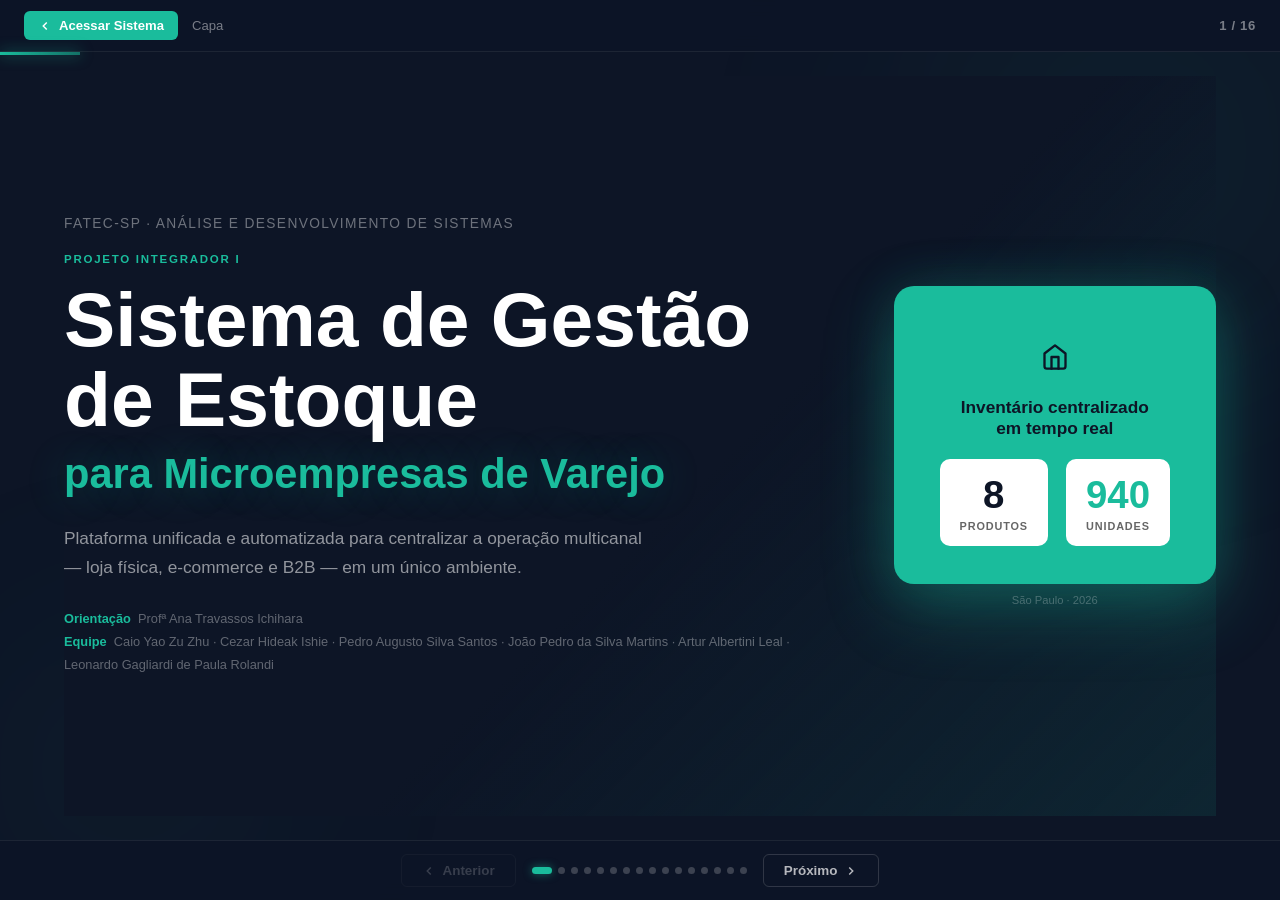
<file: templates/apresentacao.html>
<!DOCTYPE html>
<html lang="pt-BR">
<head>
    <meta charset="UTF-8">
    <meta name="viewport" content="width=device-width, initial-scale=1.0">
    <title>Apresentação · Sistema de Gestão de Estoque</title>
    <style>
        * { margin: 0; padding: 0; box-sizing: border-box; }

        :root {
            --navy: #0d1526;
            --navy2: #1a2035;
            --green: #1abc9c;
            --green-dark: #16a085;
            --orange: #e67e22;
            --card-bg: #ffffff;
            --card-light: #f8f9fa;
        }

        body {
            font-family: -apple-system, BlinkMacSystemFont, 'Segoe UI', Roboto, sans-serif;
            background: var(--navy);
            color: white;
            min-height: 100vh;
            display: flex;
            flex-direction: column;
        }

        /* ── TOP BAR ── */
        .topbar {
            position: fixed;
            top: 0; left: 0; right: 0;
            height: 52px;
            background: rgba(13, 21, 38, 0.95);
            backdrop-filter: blur(8px);
            border-bottom: 1px solid rgba(255,255,255,0.07);
            display: flex;
            align-items: center;
            justify-content: space-between;
            padding: 0 24px;
            z-index: 100;
        }

        .topbar-left { display: flex; align-items: center; gap: 14px; }

        .back-btn {
            display: inline-flex;
            align-items: center;
            gap: 7px;
            padding: 7px 14px;
            background: var(--green);
            color: white;
            border: none;
            border-radius: 6px;
            font-size: 0.82rem;
            font-weight: 600;
            cursor: pointer;
            text-decoration: none;
            transition: background 0.2s;
        }
        .back-btn:hover { background: var(--green-dark); }

        .slide-title-bar {
            font-size: 0.82rem;
            color: rgba(255,255,255,0.45);
            font-weight: 500;
        }

        .slide-counter {
            font-size: 0.82rem;
            color: rgba(255,255,255,0.45);
            font-weight: 600;
            letter-spacing: 0.05em;
        }

        /* ── SLIDES WRAPPER ── */
        .slides-wrapper {
            flex: 1;
            display: flex;
            align-items: center;
            justify-content: center;
            padding: 76px 64px 84px;
            position: relative;
            z-index: 1;
        }

        .slide {
            display: none;
            width: 100%;
            max-width: 1520px;
            min-height: calc(100vh - 160px);
            animation: slideIn 0.45s cubic-bezier(0.16, 1, 0.3, 1);
        }
        .slide.active { display: flex; flex-direction: column; justify-content: center; }

        @keyframes slideIn {
            from { opacity: 0; transform: translateY(28px) scale(0.97); }
            to   { opacity: 1; transform: translateY(0) scale(1); }
        }

        /* ── NAV ── */
        .nav {
            position: fixed;
            bottom: 0; left: 0; right: 0;
            height: 60px;
            background: rgba(13, 21, 38, 0.95);
            backdrop-filter: blur(8px);
            border-top: 1px solid rgba(255,255,255,0.07);
            display: flex;
            align-items: center;
            justify-content: center;
            gap: 16px;
            z-index: 100;
        }

        .nav-btn {
            display: inline-flex;
            align-items: center;
            gap: 6px;
            padding: 8px 20px;
            border-radius: 6px;
            border: 1.5px solid rgba(255,255,255,0.15);
            background: transparent;
            color: rgba(255,255,255,0.7);
            font-size: 0.84rem;
            font-weight: 600;
            cursor: pointer;
            transition: all 0.2s;
            font-family: inherit;
        }
        .nav-btn:hover { border-color: var(--green); color: var(--green); }
        .nav-btn:disabled { opacity: 0.25; cursor: default; pointer-events: none; }

        .dot-nav { display: flex; gap: 6px; }
        .dot {
            width: 7px; height: 7px;
            border-radius: 50%;
            background: rgba(255,255,255,0.2);
            cursor: pointer;
            transition: all 0.2s;
        }
        .dot.active { background: var(--green); width: 20px; border-radius: 4px; }

        /* ── SHARED COMPONENTS ── */
        .chip {
            display: inline-flex;
            align-items: center;
            gap: 8px;
            font-size: 0.76rem;
            font-weight: 700;
            letter-spacing: 0.12em;
            text-transform: uppercase;
            color: var(--green);
            margin-bottom: 14px;
        }
        .chip-dot {
            width: 9px; height: 9px;
            border-radius: 50%;
            background: var(--green);
            box-shadow: 0 0 8px rgba(26,188,156,0.7);
            animation: chipPulse 2s ease-in-out infinite;
        }
        @keyframes chipPulse {
            0%, 100% { transform: scale(1); opacity: 1; box-shadow: 0 0 8px rgba(26,188,156,0.7); }
            50% { transform: scale(1.6); opacity: 0.5; box-shadow: 0 0 18px rgba(26,188,156,0.4); }
        }
        .chip-num {
            width: 26px; height: 26px;
            border-radius: 6px;
            background: var(--green);
            color: var(--navy);
            font-size: 0.76rem;
            font-weight: 800;
            display: flex; align-items: center; justify-content: center;
            box-shadow: 0 0 12px rgba(26,188,156,0.35);
        }

        .slide-h1 {
            font-size: 3.8rem;
            font-weight: 800;
            line-height: 1.1;
            margin-bottom: 8px;
        }
        .slide-h1 span { color: var(--green); }

        .slide-h2 {
            font-size: 2.8rem;
            font-weight: 800;
            line-height: 1.12;
            margin-bottom: 24px;
        }

        .grid-2 { display: grid; grid-template-columns: 1fr 1fr; gap: 22px; }
        .grid-3 { display: grid; grid-template-columns: 1fr 1fr 1fr; gap: 18px; }
        .grid-4 { display: grid; grid-template-columns: 1fr 1fr 1fr 1fr; gap: 16px; }

        .card-dark {
            background: rgba(255,255,255,0.04);
            border: 1px solid rgba(255,255,255,0.08);
            border-radius: 14px;
            padding: 24px;
            transition: all 0.3s ease;
        }
        .card-dark:hover {
            border-color: rgba(26,188,156,0.25);
            box-shadow: 0 0 28px rgba(26,188,156,0.08);
            transform: translateY(-2px);
        }
        .card-dark-strong {
            background: var(--navy);
            border: 1px solid rgba(255,255,255,0.1);
            border-radius: 14px;
            padding: 24px;
        }
        .card-green {
            background: var(--green);
            border-radius: 14px;
            padding: 24px;
            color: var(--navy);
            box-shadow: 0 0 32px rgba(26,188,156,0.22);
        }
        .card-light-bg {
            background: rgba(255,255,255,0.04);
            border: 1px solid rgba(255,255,255,0.07);
            border-radius: 12px;
            padding: 18px 22px;
            transition: all 0.3s ease;
        }
        .card-light-bg:hover {
            border-color: rgba(26,188,156,0.2);
            background: rgba(255,255,255,0.06);
        }

        .icon-circle {
            width: 50px; height: 50px;
            border-radius: 50%;
            background: var(--green);
            display: flex; align-items: center; justify-content: center;
            flex-shrink: 0;
            font-size: 1.15rem;
            box-shadow: 0 0 18px rgba(26,188,156,0.28);
            transition: all 0.3s ease;
        }
        .icon-circle:hover {
            box-shadow: 0 0 28px rgba(26,188,156,0.55);
            transform: scale(1.08);
        }
        .icon-circle-orange {
            width: 50px; height: 50px;
            border-radius: 50%;
            background: var(--orange);
            display: flex; align-items: center; justify-content: center;
            flex-shrink: 0;
            font-size: 1.15rem;
            box-shadow: 0 0 18px rgba(230,126,34,0.28);
        }

        .badge-rf {
            background: rgba(26,188,156,0.15);
            color: var(--green);
            border: 1px solid rgba(26,188,156,0.3);
            border-radius: 6px;
            padding: 2px 10px;
            font-size: 0.72rem;
            font-weight: 700;
            letter-spacing: 0.05em;
        }

        /* ── SLIDE 1: CAPA ── */
        #slide-1 {
            display: none;
            background: linear-gradient(135deg, var(--navy) 55%, rgba(26,188,156,0.1) 100%);
            flex-direction: row;
            align-items: center;
            gap: 72px;
            min-height: calc(100vh - 160px);
        }
        #slide-1.active { display: flex; }
        .capa-left { flex: 1; }
        .capa-subtitle { color: rgba(255,255,255,0.4); font-size: 0.86rem; letter-spacing: 0.1em; text-transform: uppercase; margin-bottom: 22px; }
        .capa-h1 { font-size: 4.8rem; font-weight: 900; line-height: 1.05; margin-bottom: 10px; }
        .capa-h1-green { color: var(--green); font-size: 2.6rem; font-weight: 700; margin-bottom: 26px; text-shadow: 0 0 40px rgba(26,188,156,0.3); }
        .capa-desc { color: rgba(255,255,255,0.55); font-size: 1.08rem; line-height: 1.65; max-width: 580px; margin-bottom: 26px; }
        .capa-meta { font-size: 0.8rem; color: rgba(255,255,255,0.35); line-height: 1.8; }
        .capa-meta strong { color: var(--green); }
        .capa-right { flex-shrink: 0; }
        .capa-card {
            background: var(--green);
            border-radius: 20px;
            padding: 38px 46px;
            text-align: center;
            color: var(--navy);
            min-width: 250px;
            box-shadow: 0 24px 70px rgba(26,188,156,0.32), 0 0 50px rgba(26,188,156,0.15);
            animation: capaCardGlow 3s ease-in-out infinite;
        }
        @keyframes capaCardGlow {
            0%, 100% { box-shadow: 0 24px 70px rgba(26,188,156,0.32), 0 0 50px rgba(26,188,156,0.15); }
            50% { box-shadow: 0 24px 90px rgba(26,188,156,0.48), 0 0 70px rgba(26,188,156,0.28); }
        }
        .capa-card-icon { font-size: 3.2rem; margin-bottom: 14px; }
        .capa-card p { font-weight: 700; font-size: 1.08rem; margin-bottom: 20px; }
        .capa-stats { display: flex; gap: 18px; }
        .capa-stat-box {
            background: white;
            border-radius: 10px;
            padding: 14px 20px;
            flex: 1;
        }
        .capa-stat-num { font-size: 2.4rem; font-weight: 900; }
        .capa-stat-num.green { color: var(--green); }
        .capa-stat-label { font-size: 0.68rem; font-weight: 700; letter-spacing: 0.08em; text-transform: uppercase; color: #666; margin-top: 3px; }

        /* ── SLIDE 2: ROTEIRO ── */
        .roteiro-grid { display: grid; grid-template-columns: 1fr 1fr 1fr; gap: 18px; margin-top: 8px; }
        .roteiro-card {
            background: #f8f9fa;
            border-radius: 16px;
            padding: 28px;
            color: #1a2035;
            position: relative;
            transition: all 0.3s ease;
        }
        .roteiro-card:hover {
            transform: translateY(-5px);
            box-shadow: 0 20px 50px rgba(0,0,0,0.14);
        }
        .roteiro-num { font-size: 2.4rem; font-weight: 900; color: rgba(0,0,0,0.06); position: absolute; top: 14px; right: 18px; }
        .roteiro-icon {
            width: 50px; height: 50px;
            border-radius: 50%;
            display: flex; align-items: center; justify-content: center;
            font-size: 1.15rem;
            margin-bottom: 14px;
        }
        .roteiro-icon.green { background: var(--green); box-shadow: 0 4px 14px rgba(26,188,156,0.3); }
        .roteiro-icon.orange { background: var(--orange); box-shadow: 0 4px 14px rgba(230,126,34,0.3); }
        .roteiro-title { font-size: 1rem; font-weight: 800; color: #1a2035; margin-bottom: 6px; }
        .roteiro-desc { font-size: 0.84rem; color: #7f8c8d; line-height: 1.45; }

        /* ── SLIDE 6: CHART ── */
        .chart-wrap {
            background: rgba(255,255,255,0.04);
            border: 1px solid rgba(255,255,255,0.08);
            border-radius: 14px;
            padding: 28px;
        }
        .chart-title { font-size: 0.97rem; font-weight: 700; margin-bottom: 4px; }
        .chart-sub { font-size: 0.76rem; color: rgba(255,255,255,0.4); margin-bottom: 22px; }
        .bar-row { display: flex; align-items: center; gap: 12px; margin-bottom: 13px; }
        .bar-label { font-size: 0.76rem; color: rgba(255,255,255,0.5); width: 100px; text-align: right; flex-shrink: 0; }
        .bar-track { flex: 1; height: 34px; background: rgba(255,255,255,0.05); border-radius: 6px; overflow: hidden; }
        .bar-fill { height: 100%; background: linear-gradient(90deg, var(--green), rgba(26,188,156,0.65)); border-radius: 6px; display: flex; align-items: center; padding-left: 12px; font-size: 0.78rem; font-weight: 700; color: var(--navy); transition: width 1.1s cubic-bezier(0.16, 1, 0.3, 1); width: 0; }
        .bar-fill.revealed { width: var(--target-w) !important; }

        /* ── CHART 7: VERTICAL ── */
        .vchart { display: flex; align-items: flex-end; gap: 20px; height: 180px; padding: 0 10px; }
        .vchart-col { display: flex; flex-direction: column; align-items: center; gap: 6px; flex: 1; }
        .vchart-bar { width: 48px; background: var(--green); border-radius: 4px 4px 0 0; display: flex; align-items: flex-end; justify-content: center; padding-bottom: 6px; font-size: 0.75rem; font-weight: 700; color: var(--navy); }
        .vchart-lbl { font-size: 0.72rem; color: rgba(255,255,255,0.45); }
        .vchart-axis { border-top: 1px solid rgba(255,255,255,0.1); width: 100%; margin-top: -1px; }

        /* ── RNF / RN ── */
        .rnf-row {
            display: flex;
            align-items: flex-start;
            gap: 16px;
            background: rgba(255,255,255,0.04);
            border: 1px solid rgba(255,255,255,0.07);
            border-radius: 12px;
            padding: 16px 20px;
            transition: all 0.3s ease;
        }
        .rnf-row:hover {
            border-color: rgba(26,188,156,0.22);
            background: rgba(255,255,255,0.06);
        }
        .rnf-row-content { flex: 1; }
        .rnf-title { font-size: 0.94rem; font-weight: 700; margin-bottom: 3px; }
        .rnf-desc { font-size: 0.83rem; color: rgba(255,255,255,0.5); }

        /* ── SOLUTION FLOW ── */
        .flow { display: flex; align-items: center; gap: 12px; margin: 22px 0; flex-wrap: wrap; }
        .flow-node {
            background: rgba(255,255,255,0.06);
            border: 1px solid rgba(255,255,255,0.12);
            border-radius: 12px;
            padding: 14px 20px;
            text-align: center;
            font-size: 0.88rem;
            font-weight: 700;
            transition: all 0.3s ease;
        }
        .flow-node:hover { transform: translateY(-3px); border-color: rgba(26,188,156,0.3); }
        .flow-node.green { background: var(--green); color: var(--navy); border-color: var(--green); font-size: 0.9rem; box-shadow: 0 0 22px rgba(26,188,156,0.3); }
        .flow-node.dark { background: var(--navy); border-color: rgba(255,255,255,0.12); }
        .flow-arrow { color: rgba(255,255,255,0.35); font-size: 1.2rem; flex-shrink: 0; }
        .flow-node .node-sub { font-weight: 400; font-size: 0.73rem; opacity: 0.7; margin-top: 3px; }

        /* ── PROTO MOCKUP ── */
        .proto-frame {
            background: white;
            border-radius: 10px;
            overflow: hidden;
            box-shadow: 0 16px 40px rgba(0,0,0,0.35);
            font-size: 0.7rem;
            color: #2c3e50;
        }
        .proto-topbar {
            background: white;
            border-bottom: 1px solid #e0e6ed;
            padding: 8px 14px;
            display: flex;
            align-items: center;
            justify-content: space-between;
            font-weight: 700;
            font-size: 0.75rem;
        }
        .proto-topbar span { color: #1abc9c; }
        .proto-body { display: flex; }
        .proto-sidebar {
            width: 130px;
            background: #1a2035;
            padding: 8px 0;
            flex-shrink: 0;
        }
        .proto-nav-item {
            padding: 7px 12px;
            font-size: 0.65rem;
            color: rgba(255,255,255,0.5);
            cursor: default;
        }
        .proto-nav-item.active { background: rgba(26,188,156,0.12); color: white; border-left: 2px solid #1abc9c; }
        .proto-nav-item.red { color: #e74c3c; }
        .proto-main { flex: 1; padding: 12px; }
        .proto-table-header {
            display: grid;
            grid-template-columns: 30px 1fr 80px 70px 60px;
            gap: 4px;
            padding: 4px 0;
            border-bottom: 1px solid #e0e6ed;
            font-size: 0.6rem;
            font-weight: 700;
            text-transform: uppercase;
            color: #7f8c8d;
        }
        .proto-row {
            display: grid;
            grid-template-columns: 30px 1fr 80px 70px 60px;
            gap: 4px;
            padding: 5px 0;
            border-bottom: 1px solid #f4f6f9;
            align-items: center;
            font-size: 0.65rem;
        }
        .proto-price { color: #1abc9c; font-weight: 600; }
        .proto-badge {
            display: inline-block;
            padding: 1px 6px;
            border-radius: 10px;
            font-size: 0.6rem;
            font-weight: 700;
        }
        .proto-badge.green { background: #e8faf4; color: #1abc9c; }
        .proto-badge.yellow { background: #fef9e7; color: #e67e22; }
        .proto-badge.red { background: #fdedec; color: #e74c3c; }
        .proto-footer {
            border-top: 1px solid #e0e6ed;
            padding: 6px 12px;
            font-size: 0.62rem;
            color: #7f8c8d;
            display: flex;
            gap: 20px;
        }
        .proto-footer strong { font-weight: 700; color: #2c3e50; }

        /* ── STACK CARDS ── */
        .stack-card {
            background: #f8f9fa;
            border-radius: 16px;
            padding: 26px;
            color: #1a2035;
            text-align: center;
            transition: all 0.3s ease;
        }
        .stack-card:hover {
            transform: translateY(-5px);
            box-shadow: 0 18px 44px rgba(0,0,0,0.13);
        }
        .stack-icon {
            width: 68px; height: 68px;
            border-radius: 18px;
            display: flex; align-items: center; justify-content: center;
            margin: 0 auto 14px;
            font-size: 1.6rem;
        }
        .stack-icon.green { background: var(--green); box-shadow: 0 6px 22px rgba(26,188,156,0.3); }
        .stack-icon.green2 { background: #27ae60; box-shadow: 0 6px 22px rgba(39,174,96,0.3); }
        .stack-icon.orange { background: var(--orange); box-shadow: 0 6px 22px rgba(230,126,34,0.3); }
        .stack-icon.gray { background: #7f8c8d; }
        .stack-name { font-size: 1.1rem; font-weight: 800; margin-bottom: 6px; }
        .stack-desc { font-size: 0.8rem; color: #7f8c8d; line-height: 1.45; }

        /* ── FUNC CARDS ── */
        .func-card {
            background: rgba(255,255,255,0.04);
            border: 1px solid rgba(255,255,255,0.08);
            border-radius: 12px;
            padding: 16px;
            display: flex;
            align-items: center;
            gap: 12px;
            position: relative;
            transition: all 0.3s ease;
        }
        .func-card:hover {
            border-color: rgba(26,188,156,0.25);
            background: rgba(26,188,156,0.05);
            transform: translateX(5px);
        }
        .func-num { font-size: 1.8rem; font-weight: 900; color: rgba(255,255,255,0.05); position: absolute; top: 8px; right: 12px; }
        .func-name { font-size: 0.92rem; font-weight: 700; }

        /* ── FINAL ── */
        .final-card {
            background: rgba(255,255,255,0.04);
            border: 1px solid rgba(255,255,255,0.09);
            border-radius: 14px;
            padding: 22px;
            display: flex;
            align-items: flex-start;
            gap: 16px;
            transition: all 0.3s ease;
        }
        .final-card:hover {
            border-color: rgba(26,188,156,0.22);
            transform: translateY(-2px);
            box-shadow: 0 10px 32px rgba(0,0,0,0.15);
        }
        .final-icon {
            width: 48px; height: 48px;
            border-radius: 50%;
            display: flex; align-items: center; justify-content: center;
            font-size: 1.15rem;
            flex-shrink: 0;
        }
        .final-icon.green { background: rgba(26,188,156,0.15); }
        .final-icon.orange { background: rgba(230,126,34,0.15); }
        .final-title { font-size: 1rem; font-weight: 700; margin-bottom: 5px; }
        .final-desc { font-size: 0.84rem; color: rgba(255,255,255,0.55); line-height: 1.55; }
        .feedback-bar {
            background: linear-gradient(135deg, var(--green), var(--green-dark));
            border-radius: 12px;
            padding: 18px 26px;
            margin-top: 18px;
            font-size: 0.97rem;
            color: var(--navy);
            box-shadow: 0 0 28px rgba(26,188,156,0.25);
        }
        .feedback-bar strong { font-weight: 800; }

        /* ── OBRIGADO ── */
        #slide-16 {
            background: linear-gradient(135deg, var(--navy) 40%, rgba(26,188,156,0.07) 100%);
            align-items: center;
            justify-content: center;
            text-align: center;
        }
        .obg-h1 {
            font-size: 5.5rem;
            font-weight: 900;
            margin-bottom: 8px;
            animation: obgGlow 3s ease-in-out infinite;
        }
        @keyframes obgGlow {
            0%, 100% { text-shadow: 0 0 40px rgba(26,188,156,0.12); }
            50% { text-shadow: 0 0 80px rgba(26,188,156,0.32); }
        }
        .obg-sub { color: var(--green); font-size: 1.5rem; font-weight: 700; margin-bottom: 38px; }
        .team-box {
            background: rgba(255,255,255,0.05);
            border: 1px solid rgba(255,255,255,0.1);
            border-radius: 18px;
            padding: 30px 42px;
            max-width: 700px;
            width: 100%;
            backdrop-filter: blur(8px);
        }
        .team-label { font-size: 0.73rem; font-weight: 700; letter-spacing: 0.15em; text-transform: uppercase; color: var(--green); margin-bottom: 16px; }
        .team-grid { display: grid; grid-template-columns: 1fr 1fr 1fr; gap: 12px; }
        .team-member { display: flex; align-items: center; gap: 8px; font-size: 0.86rem; }
        .team-dot { width: 8px; height: 8px; border-radius: 50%; background: var(--green); flex-shrink: 0; box-shadow: 0 0 7px rgba(26,188,156,0.5); }
        .obg-orientacao { font-size: 0.8rem; color: rgba(255,255,255,0.35); margin-top: 22px; }
        .obg-orientacao strong { color: var(--green); }

        /* check icon */
        .check-green {
            width: 22px; height: 22px;
            border-radius: 50%;
            background: var(--green);
            display: flex; align-items: center; justify-content: center;
            flex-shrink: 0;
            font-size: 0.7rem;
        }

        /* ── BACKGROUND ORBS ── */
        .bg-orb {
            position: fixed;
            border-radius: 50%;
            pointer-events: none;
            z-index: 0;
            filter: blur(90px);
        }
        .bg-orb-1 {
            width: 700px; height: 700px;
            background: radial-gradient(circle, rgba(26,188,156,0.07) 0%, transparent 70%);
            top: -200px; right: -200px;
            animation: orbFloat 14s ease-in-out infinite;
        }
        .bg-orb-2 {
            width: 500px; height: 500px;
            background: radial-gradient(circle, rgba(26,188,156,0.05) 0%, transparent 70%);
            bottom: -120px; left: -120px;
            animation: orbFloat 18s ease-in-out infinite reverse;
        }
        .bg-orb-3 {
            width: 320px; height: 320px;
            background: radial-gradient(circle, rgba(230,126,34,0.04) 0%, transparent 70%);
            top: 35%; left: 25%;
            animation: orbFloat 22s ease-in-out infinite 4s;
        }
        @keyframes orbFloat {
            0%, 100% { transform: translate(0, 0) scale(1); }
            33% { transform: translate(50px, -35px) scale(1.06); }
            66% { transform: translate(-25px, 25px) scale(0.94); }
        }

        /* ── PROGRESS BAR ── */
        .progress-bar {
            position: fixed;
            top: 52px; left: 0;
            height: 3px;
            background: linear-gradient(90deg, var(--green), rgba(26,188,156,0.55));
            transition: width 0.5s cubic-bezier(0.16, 1, 0.3, 1);
            z-index: 101;
            box-shadow: 0 0 14px rgba(26,188,156,0.65);
        }

        /* ── DOT NAV HOVER ── */
        .dot:hover:not(.active) { background: rgba(255,255,255,0.45); transform: scale(1.3); }
        .dot { transition: all 0.25s cubic-bezier(0.16,1,0.3,1); }
        .dot.active { box-shadow: 0 0 9px rgba(26,188,156,0.55); }

        /* ── BACK BTN GLOW ── */
        .back-btn:hover { box-shadow: 0 0 18px rgba(26,188,156,0.4); transform: translateY(-1px); }

        /* ── NAV BTN HOVER ── */
        .nav-btn:hover { box-shadow: 0 0 14px rgba(26,188,156,0.2); }

        /* ── BADGE RF ── */
        .badge-rf {
            padding: 3px 12px;
            font-size: 0.76rem;
        }

        @media (max-width: 760px) {
            .slides-wrapper { padding: 62px 18px 72px; }
            .capa-right { display: none; }
            .grid-2, .grid-3, .grid-4, .roteiro-grid { grid-template-columns: 1fr; }
            .slide-h1 { font-size: 1.9rem; }
            .slide-h2 { font-size: 1.7rem; }
            .capa-h1 { font-size: 2.4rem; }
        }
    </style>
</head>
<body>

<!-- BACKGROUND ORBS -->
<div class="bg-orb bg-orb-1"></div>
<div class="bg-orb bg-orb-2"></div>
<div class="bg-orb bg-orb-3"></div>

<!-- TOP BAR -->
<div class="topbar">
    <div class="topbar-left">
        <a href="/sistema" class="back-btn">
            <svg width="14" height="14" viewBox="0 0 24 24" fill="none" stroke="currentColor" stroke-width="2.5"><polyline points="15 18 9 12 15 6"/></svg>
            Acessar Sistema
        </a>
        <span class="slide-title-bar" id="topbar-title">FATEC-SP · Projeto Integrador I</span>
    </div>
    <span class="slide-counter" id="counter">1 / 16</span>
</div>

<!-- PROGRESS BAR -->
<div class="progress-bar" id="progress-bar" style="width:6.25%;"></div>

<!-- SLIDES WRAPPER -->
<div class="slides-wrapper">

    <!-- SLIDE 1: CAPA -->
    <div class="slide" id="slide-1">
        <div class="capa-left">
            <p class="capa-subtitle">FATEC-SP · Análise e Desenvolvimento de Sistemas</p>
            <p style="font-size:0.72rem;font-weight:700;letter-spacing:0.15em;text-transform:uppercase;color:var(--green);margin-bottom:14px;">PROJETO INTEGRADOR I</p>
            <div class="capa-h1">Sistema de Gestão<br>de Estoque</div>
            <div class="capa-h1-green">para Microempresas de Varejo</div>
            <p class="capa-desc">Plataforma unificada e automatizada para centralizar a operação multicanal — loja física, e-commerce e B2B — em um único ambiente.</p>
            <div class="capa-meta">
                <strong>Orientação</strong> &nbsp;Profª Ana Travassos Ichihara<br>
                <strong>Equipe</strong> &nbsp;Caio Yao Zu Zhu · Cezar Hideak Ishie · Pedro Augusto Silva Santos · João Pedro da Silva Martins · Artur Albertini Leal · Leonardo Gagliardi de Paula Rolandi
            </div>
        </div>
        <div class="capa-right">
            <div class="capa-card">
                <div class="capa-card-icon"><svg width="28" height="28" viewBox="0 0 24 24" fill="none" stroke="currentColor" stroke-width="2" stroke-linecap="round" stroke-linejoin="round"><path d="M3 9l9-7 9 7v11a2 2 0 0 1-2 2H5a2 2 0 0 1-2-2z"/><polyline points="9 22 9 12 15 12 15 22"/></svg></div>
                <p>Inventário centralizado<br>em tempo real</p>
                <div class="capa-stats">
                    <div class="capa-stat-box">
                        <div class="capa-stat-num">8</div>
                        <div class="capa-stat-label">Produtos</div>
                    </div>
                    <div class="capa-stat-box">
                        <div class="capa-stat-num green">940</div>
                        <div class="capa-stat-label">Unidades</div>
                    </div>
                </div>
            </div>
            <p style="text-align:center;font-size:0.7rem;color:rgba(255,255,255,0.25);margin-top:10px;">São Paulo · 2026</p>
        </div>
    </div>

    <!-- SLIDE 2: ROTEIRO -->
    <div class="slide" id="slide-2">
        <div class="chip"><div class="chip-dot"></div> ROTEIRO</div>
        <div class="slide-h2">O que vamos apresentar</div>
        <div class="roteiro-grid">
            <div class="roteiro-card">
                <div class="roteiro-num">01</div>
                <div class="roteiro-icon green"><svg width="20" height="20" viewBox="0 0 24 24" fill="none" stroke="currentColor" stroke-width="2" stroke-linecap="round" stroke-linejoin="round"><path d="M9 18h6M10 22h4M12 2a7 7 0 0 1 7 7c0 2.38-1.19 4.47-3 5.74V17a1 1 0 0 1-1 1h-4a1 1 0 0 1-1-1v-2.26C7.19 13.47 5 11.38 5 9a7 7 0 0 1 7-7z"/></svg></div>
                <div class="roteiro-title">Introdução &amp; Problema</div>
                <div class="roteiro-desc">Contexto, objetivos e a dor central do varejo</div>
            </div>
            <div class="roteiro-card">
                <div class="roteiro-num">02</div>
                <div class="roteiro-icon orange"><svg width="20" height="20" viewBox="0 0 24 24" fill="none" stroke="currentColor" stroke-width="2" stroke-linecap="round" stroke-linejoin="round"><path d="M17 21v-2a4 4 0 0 0-4-4H5a4 4 0 0 0-4 4v2"/><circle cx="9" cy="7" r="4"/><path d="M23 21v-2a4 4 0 0 0-3-3.87"/><path d="M16 3.13a4 4 0 0 1 0 7.75"/></svg></div>
                <div class="roteiro-title">Metodologia &amp; Pesquisa</div>
                <div class="roteiro-desc">Pesquisa aplicada com a comunidade de lojistas</div>
            </div>
            <div class="roteiro-card">
                <div class="roteiro-num">03</div>
                <div class="roteiro-icon orange"><svg width="20" height="20" viewBox="0 0 24 24" fill="none" stroke="currentColor" stroke-width="2" stroke-linecap="round" stroke-linejoin="round"><line x1="18" y1="20" x2="18" y2="10"/><line x1="12" y1="20" x2="12" y2="4"/><line x1="6" y1="20" x2="6" y2="14"/></svg></div>
                <div class="roteiro-title">Análise de Dados</div>
                <div class="roteiro-desc">Resultados do formulário e principais insights</div>
            </div>
            <div class="roteiro-card">
                <div class="roteiro-num">04</div>
                <div class="roteiro-icon green"><svg width="20" height="20" viewBox="0 0 24 24" fill="none" stroke="currentColor" stroke-width="2" stroke-linecap="round" stroke-linejoin="round"><path d="M16 4h2a2 2 0 0 1 2 2v14a2 2 0 0 1-2 2H6a2 2 0 0 1-2-2V6a2 2 0 0 1 2-2h2"/><rect x="8" y="2" width="8" height="4" rx="1" ry="1"/></svg></div>
                <div class="roteiro-title">Requisitos do Sistema</div>
                <div class="roteiro-desc">Funcionais, não funcionais e regras de negócio</div>
            </div>
            <div class="roteiro-card">
                <div class="roteiro-num">05</div>
                <div class="roteiro-icon green"><svg width="20" height="20" viewBox="0 0 24 24" fill="none" stroke="currentColor" stroke-width="2" stroke-linecap="round" stroke-linejoin="round"><rect x="2" y="3" width="20" height="14" rx="2" ry="2"/><line x1="8" y1="21" x2="16" y2="21"/><line x1="12" y1="17" x2="12" y2="21"/></svg></div>
                <div class="roteiro-title">Solução &amp; Protótipo</div>
                <div class="roteiro-desc">Plataforma unificada e interface de alta fidelidade</div>
            </div>
            <div class="roteiro-card">
                <div class="roteiro-num">06</div>
                <div class="roteiro-icon orange"><svg width="20" height="20" viewBox="0 0 24 24" fill="none" stroke="currentColor" stroke-width="2" stroke-linecap="round" stroke-linejoin="round"><polyline points="4 17 10 11 4 5"/><line x1="12" y1="19" x2="20" y2="19"/></svg></div>
                <div class="roteiro-title">Tecnologias &amp; Código</div>
                <div class="roteiro-desc">Python, Pandas e funcionalidades implementadas</div>
            </div>
        </div>
    </div>

    <!-- SLIDE 3: INTRODUÇÃO -->
    <div class="slide" id="slide-3">
        <div class="chip"><div class="chip-num">01</div> INTRODUÇÃO</div>
        <div class="slide-h2">Digitalizar a gestão de pequenos varejistas</div>
        <div class="grid-2" style="gap:20px;">
            <div>
                <div class="card-dark" style="margin-bottom:14px;">
                    <div class="rnf-title" style="margin-bottom:8px;">Contexto</div>
                    <p style="font-size:0.85rem;color:rgba(255,255,255,0.65);line-height:1.6;margin-bottom:10px;">A competitividade crescente do mercado exige que pequenos negócios adotem soluções tecnológicas para melhorar o controle de seus processos internos.</p>
                    <p style="font-size:0.85rem;color:rgba(255,255,255,0.65);line-height:1.6;">A comunidade estudada é formada por microempresas de varejo que, em sua maioria, ainda usam <strong style="color:white;">métodos manuais ou planilhas</strong> para controlar o estoque — o que gera erros e prejuízos.</p>
                </div>
                <div class="card-green" style="display:flex;align-items:center;gap:12px;">
                    <svg width="20" height="20" viewBox="0 0 24 24" fill="none" stroke="currentColor" stroke-width="2" stroke-linecap="round" stroke-linejoin="round"><path d="M9 18h6M10 22h4M12 2a7 7 0 0 1 7 7c0 2.38-1.19 4.47-3 5.74V17a1 1 0 0 1-1 1h-4a1 1 0 0 1-1-1v-2.26C7.19 13.47 5 11.38 5 9a7 7 0 0 1 7-7z"/></svg>
                    <p style="font-size:0.85rem;font-weight:700;"><strong>Oportunidade</strong> digitalizar o controle para reduzir erros, perdas e desorganização.</p>
                </div>
            </div>
            <div>
                <div class="card-dark-strong" style="padding:22px;margin-bottom:14px;">
                    <p style="font-size:0.65rem;font-weight:700;letter-spacing:0.1em;text-transform:uppercase;color:var(--green);margin-bottom:8px;">OBJETIVO GERAL</p>
                    <p style="font-size:0.88rem;line-height:1.5;color:rgba(255,255,255,0.8);">Desenvolver um sistema simples, acessível e eficiente para o controle de entrada e saída de produtos.</p>
                </div>
                <p style="font-size:0.65rem;font-weight:700;letter-spacing:0.1em;text-transform:uppercase;color:var(--green);margin-bottom:10px;">OBJETIVOS ESPECÍFICOS</p>
                <div style="display:flex;flex-direction:column;gap:8px;">
                    <div class="card-light-bg" style="display:flex;align-items:center;gap:10px;">
                        <div class="icon-circle" style="width:32px;height:32px;"><svg width="15" height="15" viewBox="0 0 24 24" fill="none" stroke="currentColor" stroke-width="2" stroke-linecap="round" stroke-linejoin="round"><path d="M12 2l9 4.5v9L12 20 3 15.5v-9L12 2z"/><polyline points="3 6.5 12 11 21 6.5"/><line x1="12" y1="11" x2="12" y2="20"/></svg></div>
                        <span style="font-size:0.85rem;font-weight:700;">Organizar o cadastro de produtos</span>
                    </div>
                    <div class="card-light-bg" style="display:flex;align-items:center;gap:10px;">
                        <div class="icon-circle" style="width:32px;height:32px;"><svg width="15" height="15" viewBox="0 0 24 24" fill="none" stroke="currentColor" stroke-width="2" stroke-linecap="round" stroke-linejoin="round"><polyline points="1 4 1 10 7 10"/><path d="M3.51 15a9 9 0 1 0 .49-4.03"/></svg></div>
                        <span style="font-size:0.85rem;font-weight:700;">Automatizar o controle de estoque</span>
                    </div>
                    <div class="card-light-bg" style="display:flex;align-items:center;gap:10px;">
                        <div class="icon-circle" style="width:32px;height:32px;"><svg width="15" height="15" viewBox="0 0 24 24" fill="none" stroke="currentColor" stroke-width="2" stroke-linecap="round" stroke-linejoin="round"><path d="M16 4h2a2 2 0 0 1 2 2v14a2 2 0 0 1-2 2H6a2 2 0 0 1-2-2V6a2 2 0 0 1 2-2h2"/><rect x="8" y="2" width="8" height="4" rx="1" ry="1"/></svg></div>
                        <span style="font-size:0.85rem;font-weight:700;">Gerar relatórios para a tomada de decisão</span>
                    </div>
                </div>
            </div>
        </div>
    </div>

    <!-- SLIDE 4: O PROBLEMA -->
    <div class="slide" id="slide-4" style="background:linear-gradient(135deg,var(--navy) 60%,rgba(26,188,156,0.05) 100%);">
        <div class="chip"><div class="chip-num">02</div> O PROBLEMA</div>
        <div class="slide-h2">A operação do varejo está fragmentada</div>
        <div class="card-dark" style="margin-bottom:20px;border-left:4px solid var(--green);padding:16px 20px;">
            <p style="font-size:1rem;font-style:italic;color:rgba(255,255,255,0.85);">"A ausência de uma gestão de inventário integrada e automatizada"</p>
            <p style="font-size:0.72rem;color:rgba(255,255,255,0.35);margin-top:6px;font-style:italic;">Problema central identificado a partir da pesquisa com a comunidade de lojistas</p>
        </div>
        <div class="grid-4">
            <div class="card-dark">
                <div class="icon-circle" style="margin-bottom:12px;"><svg width="20" height="20" viewBox="0 0 24 24" fill="none" stroke="currentColor" stroke-width="2" stroke-linecap="round" stroke-linejoin="round"><path d="M16 4h2a2 2 0 0 1 2 2v14a2 2 0 0 1-2 2H6a2 2 0 0 1-2-2V6a2 2 0 0 1 2-2h2"/><rect x="8" y="2" width="8" height="4" rx="1" ry="1"/></svg></div>
                <div class="rnf-title" style="color:white;margin-bottom:6px;">Controles manuais</div>
                <div class="rnf-desc">Planilhas — ou até nenhum registro — abrem espaço para erros.</div>
            </div>
            <div class="card-dark">
                <div class="icon-circle" style="margin-bottom:12px;"><svg width="20" height="20" viewBox="0 0 24 24" fill="none" stroke="currentColor" stroke-width="2" stroke-linecap="round" stroke-linejoin="round"><rect x="2" y="3" width="20" height="14" rx="2" ry="2"/><line x1="8" y1="21" x2="16" y2="21"/><line x1="12" y1="17" x2="12" y2="21"/></svg></div>
                <div class="rnf-title" style="color:white;margin-bottom:6px;">Cobertura parcial</div>
                <div class="rnf-desc">Quando há sistema, atende só parte da operação (ex.: marketplaces).</div>
            </div>
            <div class="card-dark">
                <div class="icon-circle" style="margin-bottom:12px;"><svg width="20" height="20" viewBox="0 0 24 24" fill="none" stroke="currentColor" stroke-width="2" stroke-linecap="round" stroke-linejoin="round"><circle cx="18" cy="5" r="3"/><circle cx="6" cy="12" r="3"/><circle cx="18" cy="19" r="3"/><line x1="8.59" y1="13.51" x2="15.42" y2="17.49"/><line x1="15.41" y1="6.51" x2="8.59" y2="10.49"/></svg></div>
                <div class="rnf-title" style="color:white;margin-bottom:6px;">Dados espalhados</div>
                <div class="rnf-desc">Loja física, online e B2B não conversam entre si.</div>
            </div>
            <div class="card-dark">
                <div class="icon-circle-orange" style="margin-bottom:12px;"><svg width="20" height="20" viewBox="0 0 24 24" fill="none" stroke="currentColor" stroke-width="2" stroke-linecap="round" stroke-linejoin="round"><path d="M10.29 3.86L1.82 18a2 2 0 0 0 1.71 3h16.94a2 2 0 0 0 1.71-3L13.71 3.86a2 2 0 0 0-3.42 0z"/><line x1="12" y1="9" x2="12" y2="13"/><line x1="12" y1="17" x2="12.01" y2="17"/></svg></div>
                <div class="rnf-title" style="color:white;margin-bottom:6px;">Perda de eficiência</div>
                <div class="rnf-desc">Resultado: retrabalho, desorganização e furos de estoque.</div>
            </div>
        </div>
    </div>

    <!-- SLIDE 5: METODOLOGIA -->
    <div class="slide" id="slide-5">
        <div class="chip"><div class="chip-num">03</div> METODOLOGIA</div>
        <div class="slide-h2">Pesquisa aplicada com a comunidade</div>
        <div class="grid-2" style="gap:20px;align-items:start;">
            <div>
                <div class="card-dark" style="margin-bottom:14px;">
                    <div class="rnf-title" style="margin-bottom:8px;">Abordagem</div>
                    <p style="font-size:0.85rem;color:rgba(255,255,255,0.65);line-height:1.6;margin-bottom:12px;"><strong style="color:white;">Pesquisa aplicada</strong> com foco na análise de uma situação real. Um formulário foi enviado à comunidade para identificar as principais dificuldades dos empreendedores.</p>
                    <div style="display:flex;align-items:center;gap:10px;margin-top:14px;">
                        <div style="background:var(--green);border-radius:50%;width:36px;height:36px;display:flex;align-items:center;justify-content:center;"><svg width="16" height="16" viewBox="0 0 24 24" fill="none" stroke="currentColor" stroke-width="2.5" stroke-linecap="round" stroke-linejoin="round"><circle cx="11" cy="11" r="8"/><line x1="21" y1="21" x2="16.65" y2="16.65"/></svg></div>
                        <span style="font-size:0.75rem;color:rgba(255,255,255,0.5);">→</span>
                        <div style="background:var(--orange);border-radius:50%;width:36px;height:36px;display:flex;align-items:center;justify-content:center;"><svg width="16" height="16" viewBox="0 0 24 24" fill="none" stroke="currentColor" stroke-width="2.5" stroke-linecap="round" stroke-linejoin="round"><line x1="18" y1="20" x2="18" y2="10"/><line x1="12" y1="20" x2="12" y2="4"/><line x1="6" y1="20" x2="6" y2="14"/></svg></div>
                        <span style="font-size:0.75rem;color:rgba(255,255,255,0.5);">→</span>
                        <div style="background:var(--green);border-radius:50%;width:36px;height:36px;display:flex;align-items:center;justify-content:center;"><svg width="16" height="16" viewBox="0 0 24 24" fill="none" stroke="currentColor" stroke-width="2.5" stroke-linecap="round" stroke-linejoin="round"><polyline points="20 6 9 17 4 12"/></svg></div>
                    </div>
                    <div style="display:flex;gap:26px;margin-top:6px;padding-left:6px;">
                        <span style="font-size:0.72rem;font-weight:700;">Coletar</span>
                        <span style="font-size:0.72rem;font-weight:700;margin-left:14px;">Analisar</span>
                        <span style="font-size:0.72rem;font-weight:700;margin-left:8px;">Especificar</span>
                    </div>
                </div>
            </div>
            <div class="card-dark">
                <div style="display:flex;align-items:center;justify-content:space-between;margin-bottom:14px;">
                    <div class="rnf-title">Perguntas do formulário</div>
                    <span style="background:var(--orange);color:white;border-radius:20px;padding:3px 12px;font-size:0.72rem;font-weight:700;">8 respondentes</span>
                </div>
                <div style="display:flex;flex-direction:column;gap:8px;">
                    <div style="display:flex;align-items:center;gap:10px;">
                        <div class="chip-num" style="flex-shrink:0;">1</div>
                        <span style="font-size:0.8rem;color:rgba(255,255,255,0.7);">Dificuldades para organizar as mercadorias?</span>
                    </div>
                    <div style="display:flex;align-items:center;gap:10px;">
                        <div class="chip-num" style="flex-shrink:0;">2</div>
                        <span style="font-size:0.8rem;color:rgba(255,255,255,0.7);">Como são registradas as entradas e saídas?</span>
                    </div>
                    <div style="display:flex;align-items:center;gap:10px;">
                        <div class="chip-num" style="flex-shrink:0;">3</div>
                        <span style="font-size:0.8rem;color:rgba(255,255,255,0.7);">Possui um sistema de integração de estoque?</span>
                    </div>
                    <div style="display:flex;align-items:center;gap:10px;">
                        <div class="chip-num" style="flex-shrink:0;">4</div>
                        <span style="font-size:0.8rem;color:rgba(255,255,255,0.7);">Quais são seus canais de venda?</span>
                    </div>
                    <div style="display:flex;align-items:center;gap:10px;">
                        <div class="chip-num" style="flex-shrink:0;">5</div>
                        <span style="font-size:0.8rem;color:rgba(255,255,255,0.7);">Quais informações precisa armazenar de cada produto?</span>
                    </div>
                    <div style="display:flex;align-items:center;gap:10px;">
                        <div class="chip-num" style="flex-shrink:0;">6</div>
                        <span style="font-size:0.8rem;color:rgba(255,255,255,0.7);">Qual é hoje o maior problema com o estoque?</span>
                    </div>
                    <div style="display:flex;align-items:center;gap:10px;">
                        <div class="chip-num" style="flex-shrink:0;">7</div>
                        <span style="font-size:0.8rem;color:rgba(255,255,255,0.7);">Um sistema de estoque ajudaria nessa tarefa?</span>
                    </div>
                </div>
            </div>
        </div>
    </div>

    <!-- SLIDE 6: ANÁLISE - CANAIS -->
    <div class="slide" id="slide-6">
        <div class="chip"><div class="chip-num">04</div> ANÁLISE DE DADOS</div>
        <div class="slide-h2">A operação se espalha por vários canais</div>
        <div class="grid-2" style="gap:20px;align-items:start;">
            <div class="chart-wrap">
                <div class="chart-title">Quais são seus canais de venda?</div>
                <div class="chart-sub">Nº de respondentes — múltipla escolha (base: 8)</div>
                <div class="bar-row">
                    <div class="bar-label">Loja física</div>
                    <div class="bar-track"><div class="bar-fill" data-w="100%" style="--target-w:100%;">6</div></div>
                </div>
                <div class="bar-row">
                    <div class="bar-label">E-commerce</div>
                    <div class="bar-track"><div class="bar-fill" data-w="67%" style="--target-w:67%;">4</div></div>
                </div>
                <div class="bar-row">
                    <div class="bar-label">Marketplace</div>
                    <div class="bar-track"><div class="bar-fill" data-w="50%" style="--target-w:50%;">3</div></div>
                </div>
                <div class="bar-row">
                    <div class="bar-label">B2B</div>
                    <div class="bar-track"><div class="bar-fill" data-w="33%" style="--target-w:33%;">2</div></div>
                </div>
                <div class="bar-row">
                    <div class="bar-label">TikTok Shop</div>
                    <div class="bar-track"><div class="bar-fill" data-w="17%" style="--target-w:17%;">1</div></div>
                </div>
            </div>
            <div>
                <div style="background:var(--navy2);border-radius:12px;padding:22px;margin-bottom:14px;">
                    <div style="font-size:3rem;font-weight:900;color:var(--green);">75%</div>
                    <p style="font-size:0.85rem;color:rgba(255,255,255,0.7);">vendem em loja física — mas raramente só nela.</p>
                </div>
                <div class="card-dark">
                    <div class="rnf-title" style="margin-bottom:8px;">Por que importa</div>
                    <p style="font-size:0.82rem;color:rgba(255,255,255,0.6);line-height:1.6;">Mais de um terço também vende em <strong style="color:white;">e-commerce próprio e marketplaces</strong>, além de B2B e TikTok Shop. A presença multicanal sem integração espalha as informações e reforça a necessidade de centralizar o estoque.</p>
                </div>
            </div>
        </div>
    </div>

    <!-- SLIDE 7: ANÁLISE - ACEITAÇÃO -->
    <div class="slide" id="slide-7">
        <div class="chip"><div class="chip-num">04</div> ANÁLISE DE DADOS</div>
        <div class="slide-h2">Forte aceitação de uma solução tecnológica</div>
        <div class="grid-2" style="gap:20px;align-items:start;">
            <div class="chart-wrap">
                <div class="chart-title">"Um sistema de estoque ajudaria nessa tarefa?"</div>
                <div class="chart-sub">Respostas por nota (1 = discordo · 5 = concordo plenamente)</div>
                <div style="height:160px;display:flex;align-items:flex-end;gap:16px;padding:10px 0;">
                    <div style="display:flex;flex-direction:column;align-items:center;gap:6px;flex:1;">
                        <div style="background:rgba(255,255,255,0.06);width:40px;border-radius:4px 4px 0 0;height:0;"></div>
                        <div style="font-size:0.72rem;color:rgba(255,255,255,0.4);">1.0</div>
                    </div>
                    <div style="display:flex;flex-direction:column;align-items:center;gap:6px;flex:1;">
                        <div style="background:rgba(255,255,255,0.06);width:40px;border-radius:4px 4px 0 0;height:0;"></div>
                        <div style="font-size:0.72rem;color:rgba(255,255,255,0.4);">2.0</div>
                    </div>
                    <div style="display:flex;flex-direction:column;align-items:center;gap:6px;flex:1;">
                        <div style="background:var(--green);width:40px;border-radius:4px 4px 0 0;height:54px;display:flex;align-items:flex-start;justify-content:center;padding-top:6px;font-size:0.75rem;font-weight:700;color:var(--navy);">2</div>
                        <div style="font-size:0.72rem;color:rgba(255,255,255,0.4);">3.0</div>
                    </div>
                    <div style="display:flex;flex-direction:column;align-items:center;gap:6px;flex:1;">
                        <div style="background:var(--green);width:40px;border-radius:4px 4px 0 0;height:27px;display:flex;align-items:flex-start;justify-content:center;padding-top:4px;font-size:0.75rem;font-weight:700;color:var(--navy);">1</div>
                        <div style="font-size:0.72rem;color:rgba(255,255,255,0.4);">4.0</div>
                    </div>
                    <div style="display:flex;flex-direction:column;align-items:center;gap:6px;flex:1;">
                        <div style="background:var(--green);width:40px;border-radius:4px 4px 0 0;height:135px;display:flex;align-items:flex-start;justify-content:center;padding-top:6px;font-size:0.75rem;font-weight:700;color:var(--navy);">5</div>
                        <div style="font-size:0.72rem;color:rgba(255,255,255,0.4);">5.0</div>
                    </div>
                </div>
            </div>
            <div style="display:flex;flex-direction:column;gap:12px;">
                <div style="background:var(--green);border-radius:12px;padding:22px;">
                    <div style="font-size:3rem;font-weight:900;color:var(--navy);">62,5%</div>
                    <p style="font-size:0.85rem;font-weight:700;color:var(--navy);">dos entrevistados deram a NOTA MÁXIMA (5) à proposta</p>
                </div>
                <div class="card-dark" style="display:flex;align-items:center;gap:14px;">
                    <div style="width:4px;height:40px;background:var(--orange);border-radius:2px;flex-shrink:0;"></div>
                    <div>
                        <div style="font-size:1.4rem;font-weight:800;">0</div>
                        <div style="font-size:0.78rem;color:rgba(255,255,255,0.55);">respostas negativas (notas 1 e 2)</div>
                    </div>
                </div>
                <div class="card-dark" style="display:flex;align-items:center;gap:14px;">
                    <div style="width:4px;height:40px;background:rgba(255,255,255,0.15);border-radius:2px;flex-shrink:0;"></div>
                    <div>
                        <div style="font-size:1.4rem;font-weight:800;">37,5%</div>
                        <div style="font-size:0.78rem;color:rgba(255,255,255,0.55);">deram nota 3 ou 4 — inclinação favorável</div>
                    </div>
                </div>
            </div>
        </div>
    </div>

    <!-- SLIDE 8: REQUISITOS FUNCIONAIS -->
    <div class="slide" id="slide-8">
        <div class="chip"><div class="chip-num">05</div> REQUISITOS DO SISTEMA</div>
        <div class="slide-h2">Requisitos Funcionais (RF)</div>
        <div class="grid-3" style="gap:14px;">
            <div class="card-light-bg" style="border-radius:12px;padding:20px;">
                <div style="display:flex;justify-content:space-between;align-items:flex-start;margin-bottom:12px;">
                    <div class="icon-circle" style="width:40px;height:40px;"><svg width="18" height="18" viewBox="0 0 24 24" fill="none" stroke="currentColor" stroke-width="2" stroke-linecap="round" stroke-linejoin="round"><path d="M20 21v-2a4 4 0 0 0-4-4H8a4 4 0 0 0-4 4v2"/><circle cx="12" cy="7" r="4"/></svg></div>
                    <span class="badge-rf">RF01</span>
                </div>
                <div class="rnf-title" style="color:white;margin-bottom:4px;">Cadastro de Usuário</div>
                <div class="rnf-desc">Registro dos usuários do sistema.</div>
            </div>
            <div class="card-light-bg" style="border-radius:12px;padding:20px;">
                <div style="display:flex;justify-content:space-between;align-items:flex-start;margin-bottom:12px;">
                    <div class="icon-circle" style="width:40px;height:40px;"><svg width="18" height="18" viewBox="0 0 24 24" fill="none" stroke="currentColor" stroke-width="2" stroke-linecap="round" stroke-linejoin="round"><path d="M12 2l9 4.5v9L12 20 3 15.5v-9L12 2z"/><polyline points="3 6.5 12 11 21 6.5"/><line x1="12" y1="11" x2="12" y2="20"/></svg></div>
                    <span class="badge-rf">RF02</span>
                </div>
                <div class="rnf-title" style="color:white;margin-bottom:4px;">Cadastro de Produtos</div>
                <div class="rnf-desc">ID único, nome, quantidade e preço.</div>
            </div>
            <div class="card-light-bg" style="border-radius:12px;padding:20px;">
                <div style="display:flex;justify-content:space-between;align-items:flex-start;margin-bottom:12px;">
                    <div class="icon-circle" style="width:40px;height:40px;"><svg width="18" height="18" viewBox="0 0 24 24" fill="none" stroke="currentColor" stroke-width="2" stroke-linecap="round" stroke-linejoin="round"><line x1="12" y1="5" x2="12" y2="19"/><line x1="5" y1="12" x2="19" y2="12"/></svg></div>
                    <span class="badge-rf">RF03</span>
                </div>
                <div class="rnf-title" style="color:white;margin-bottom:4px;">Entrada de Mercadorias</div>
                <div class="rnf-desc">Soma novas unidades ao saldo atual.</div>
            </div>
            <div class="card-light-bg" style="border-radius:12px;padding:20px;">
                <div style="display:flex;justify-content:space-between;align-items:flex-start;margin-bottom:12px;">
                    <div class="icon-circle" style="width:40px;height:40px;"><svg width="18" height="18" viewBox="0 0 24 24" fill="none" stroke="currentColor" stroke-width="2" stroke-linecap="round" stroke-linejoin="round"><circle cx="9" cy="21" r="1"/><circle cx="20" cy="21" r="1"/><path d="M1 1h4l2.68 13.39a2 2 0 0 0 2 1.61h9.72a2 2 0 0 0 2-1.61L23 6H6"/></svg></div>
                    <span class="badge-rf">RF04</span>
                </div>
                <div class="rnf-title" style="color:white;margin-bottom:4px;">Registro de Saída / Venda</div>
                <div class="rnf-desc">Calcula o total e abate o estoque.</div>
            </div>
            <div class="card-light-bg" style="border-radius:12px;padding:20px;">
                <div style="display:flex;justify-content:space-between;align-items:flex-start;margin-bottom:12px;">
                    <div class="icon-circle" style="width:40px;height:40px;"><svg width="18" height="18" viewBox="0 0 24 24" fill="none" stroke="currentColor" stroke-width="2" stroke-linecap="round" stroke-linejoin="round"><circle cx="11" cy="11" r="8"/><line x1="21" y1="21" x2="16.65" y2="16.65"/></svg></div>
                    <span class="badge-rf">RF05</span>
                </div>
                <div class="rnf-title" style="color:white;margin-bottom:4px;">Consulta Rápida</div>
                <div class="rnf-desc">Busca por ID com saldo em tempo real.</div>
            </div>
            <div class="card-light-bg" style="border-radius:12px;padding:20px;">
                <div style="display:flex;justify-content:space-between;align-items:flex-start;margin-bottom:12px;">
                    <div class="icon-circle" style="width:40px;height:40px;"><svg width="18" height="18" viewBox="0 0 24 24" fill="none" stroke="currentColor" stroke-width="2" stroke-linecap="round" stroke-linejoin="round"><line x1="18" y1="20" x2="18" y2="10"/><line x1="12" y1="20" x2="12" y2="4"/><line x1="6" y1="20" x2="6" y2="14"/></svg></div>
                    <span class="badge-rf">RF06</span>
                </div>
                <div class="rnf-title" style="color:white;margin-bottom:4px;">Geração de Relatórios</div>
                <div class="rnf-desc">Listagem consolidada de itens e saldos.</div>
            </div>
        </div>
    </div>

    <!-- SLIDE 9: RNF + RN -->
    <div class="slide" id="slide-9">
        <div class="chip"><div class="chip-num">05</div> REQUISITOS DO SISTEMA</div>
        <div class="slide-h2">Não Funcionais &amp; Regras de Negócio</div>
        <div class="grid-2" style="gap:24px;">
            <div>
                <p style="font-size:0.65rem;font-weight:700;letter-spacing:0.12em;text-transform:uppercase;color:var(--green);margin-bottom:12px;">REQUISITOS NÃO FUNCIONAIS (RNF)</p>
                <div style="display:flex;flex-direction:column;gap:10px;">
                    <div class="rnf-row">
                        <div class="icon-circle" style="width:36px;height:36px;"><svg width="16" height="16" viewBox="0 0 24 24" fill="none" stroke="currentColor" stroke-width="2" stroke-linecap="round" stroke-linejoin="round"><rect x="3" y="3" width="7" height="7"/><rect x="14" y="3" width="7" height="7"/><rect x="14" y="14" width="7" height="7"/><rect x="3" y="14" width="7" height="7"/></svg></div>
                        <div class="rnf-row-content"><div class="rnf-title">RNF01 · Compatibilidade</div><div class="rnf-desc">Compatível com Windows 10 ou superior.</div></div>
                    </div>
                    <div class="rnf-row">
                        <div class="icon-circle" style="width:36px;height:36px;"><svg width="16" height="16" viewBox="0 0 24 24" fill="none" stroke="currentColor" stroke-width="2" stroke-linecap="round" stroke-linejoin="round"><polygon points="13 2 3 14 12 14 11 22 21 10 12 10 13 2"/></svg></div>
                        <div class="rnf-row-content"><div class="rnf-title">RNF02 · Desempenho</div><div class="rnf-desc">Roda em Intel Core i3 com 4 GB de RAM.</div></div>
                    </div>
                    <div class="rnf-row">
                        <div class="icon-circle" style="width:36px;height:36px;"><svg width="16" height="16" viewBox="0 0 24 24" fill="none" stroke="currentColor" stroke-width="2" stroke-linecap="round" stroke-linejoin="round"><rect x="2" y="3" width="20" height="14" rx="2" ry="2"/><line x1="8" y1="21" x2="16" y2="21"/><line x1="12" y1="17" x2="12" y2="21"/></svg></div>
                        <div class="rnf-row-content"><div class="rnf-title">RNF03 · Usabilidade</div><div class="rnf-desc">Interface simples para usuários leigos.</div></div>
                    </div>
                    <div class="rnf-row">
                        <div class="icon-circle" style="width:36px;height:36px;"><svg width="16" height="16" viewBox="0 0 24 24" fill="none" stroke="currentColor" stroke-width="2" stroke-linecap="round" stroke-linejoin="round"><circle cx="12" cy="12" r="10"/><polyline points="12 6 12 12 16 14"/></svg></div>
                        <div class="rnf-row-content"><div class="rnf-title">RNF04 · Tempo de Resposta</div><div class="rnf-desc">Atualizações e buscas em menos de 2s.</div></div>
                    </div>
                </div>
            </div>
            <div>
                <p style="font-size:0.65rem;font-weight:700;letter-spacing:0.12em;text-transform:uppercase;color:var(--green);margin-bottom:12px;">REGRAS DE NEGÓCIO (RN)</p>
                <div style="display:flex;flex-direction:column;gap:10px;">
                    <div class="rnf-row">
                        <div class="icon-circle" style="width:36px;height:36px;"><svg width="16" height="16" viewBox="0 0 24 24" fill="none" stroke="currentColor" stroke-width="2" stroke-linecap="round" stroke-linejoin="round"><path d="m16 16 3-8 3 8c-.87.65-1.92 1-3 1s-2.13-.35-3-1Z"/><path d="m2 16 3-8 3 8c-.87.65-1.92 1-3 1s-2.13-.35-3-1Z"/><path d="M7 21h10"/><path d="M12 3v18"/><path d="M3 7h2c2 0 5-1 7-2 2 1 5 2 7 2h2"/></svg></div>
                        <div class="rnf-row-content"><div class="rnf-title">RN01 · Sem estoque negativo</div><div class="rnf-desc">Bloqueia vendas acima do saldo disponível.</div></div>
                    </div>
                    <div class="rnf-row">
                        <div class="icon-circle" style="width:36px;height:36px;"><svg width="16" height="16" viewBox="0 0 24 24" fill="none" stroke="currentColor" stroke-width="2" stroke-linecap="round" stroke-linejoin="round"><circle cx="7.5" cy="15.5" r="5.5"/><path d="M21 2l-9.6 9.6"/><path d="M15.5 7.5l3 3L22 7l-3-3"/></svg></div>
                        <div class="rnf-row-content"><div class="rnf-title">RN02 · Identificação única</div><div class="rnf-desc">Cada produto recebe um ID exclusivo.</div></div>
                    </div>
                    <div class="rnf-row">
                        <div class="icon-circle" style="width:36px;height:36px;"><svg width="16" height="16" viewBox="0 0 24 24" fill="none" stroke="currentColor" stroke-width="2" stroke-linecap="round" stroke-linejoin="round"><ellipse cx="12" cy="5" rx="9" ry="3"/><path d="M21 12c0 1.66-4 3-9 3s-9-1.34-9-3"/><path d="M3 5v14c0 1.66 4 3 9 3s9-1.34 9-3V5"/></svg></div>
                        <div class="rnf-row-content"><div class="rnf-title">RN03 · Saldo centralizado</div><div class="rnf-desc">Banco único como fonte de verdade da loja.</div></div>
                    </div>
                    <div class="card-dark-strong" style="display:flex;align-items:center;gap:12px;padding:14px 18px;margin-top:4px;">
                        <div class="check-green"><svg width="11" height="11" viewBox="0 0 24 24" fill="none" stroke="currentColor" stroke-width="3" stroke-linecap="round" stroke-linejoin="round"><polyline points="20 6 9 17 4 12"/></svg></div>
                        <p style="font-size:0.8rem;color:rgba(255,255,255,0.7);">Estas regras garantem a integridade da operação comercial e evitam conflitos entre os canais.</p>
                    </div>
                </div>
            </div>
        </div>
    </div>

    <!-- SLIDE 10: A SOLUÇÃO -->
    <div class="slide" id="slide-10">
        <div class="chip"><div class="chip-num">06</div> A SOLUÇÃO</div>
        <div class="slide-h2">Uma plataforma de estoque multicanal</div>
        <p style="font-size:0.85rem;color:rgba(255,255,255,0.55);margin-bottom:20px;">Centraliza loja física, e-commerce e B2B em um único ambiente — substituindo planilhas e controles fragmentados por sincronização automática.</p>
        <div class="flow" style="margin-bottom:22px;">
            <div class="flow-node"><svg width="16" height="16" viewBox="0 0 24 24" fill="none" stroke="currentColor" stroke-width="2" stroke-linecap="round" stroke-linejoin="round"><path d="M3 9l9-7 9 7v11a2 2 0 0 1-2 2H5a2 2 0 0 1-2-2z"/><polyline points="9 22 9 12 15 12 15 22"/></svg><br><small>Loja Física</small></div>
            <div class="flow-arrow">→</div>
            <div class="flow-node"><svg width="16" height="16" viewBox="0 0 24 24" fill="none" stroke="currentColor" stroke-width="2" stroke-linecap="round" stroke-linejoin="round"><circle cx="12" cy="12" r="10"/><line x1="2" y1="12" x2="22" y2="12"/><path d="M12 2a15.3 15.3 0 0 1 4 10 15.3 15.3 0 0 1-4 10 15.3 15.3 0 0 1-4-10 15.3 15.3 0 0 1 4-10z"/></svg><br><small>E-commerce</small></div>
            <div class="flow-arrow">→</div>
            <div class="flow-node"><svg width="16" height="16" viewBox="0 0 24 24" fill="none" stroke="currentColor" stroke-width="2" stroke-linecap="round" stroke-linejoin="round"><rect x="2" y="7" width="20" height="14" rx="2" ry="2"/><path d="M16 21V5a2 2 0 0 0-2-2h-4a2 2 0 0 0-2 2v16"/></svg><br><small>B2B</small></div>
            <div class="flow-arrow">→</div>
            <div class="flow-node green"><svg width="16" height="16" viewBox="0 0 24 24" fill="none" stroke="currentColor" stroke-width="2" stroke-linecap="round" stroke-linejoin="round"><ellipse cx="12" cy="5" rx="9" ry="3"/><path d="M21 12c0 1.66-4 3-9 3s-9-1.34-9-3"/><path d="M3 5v14c0 1.66 4 3 9 3s9-1.34 9-3V5"/></svg><br><strong>Sistema Central</strong><div class="node-sub">fonte única de verdade</div></div>
            <div class="flow-arrow">→</div>
            <div class="flow-node dark"><svg width="16" height="16" viewBox="0 0 24 24" fill="none" stroke="currentColor" stroke-width="2" stroke-linecap="round" stroke-linejoin="round"><path d="M1 12s4-8 11-8 11 8 11 8-4 8-11 8-11-8-11-8z"/><circle cx="12" cy="12" r="3"/></svg><br><strong>Visão em tempo real</strong><div class="node-sub">para a gestão do negócio</div></div>
        </div>
        <div class="grid-3">
            <div class="card-dark">
                <div class="icon-circle" style="margin-bottom:12px;"><svg width="20" height="20" viewBox="0 0 24 24" fill="none" stroke="currentColor" stroke-width="2" stroke-linecap="round" stroke-linejoin="round"><ellipse cx="12" cy="5" rx="9" ry="3"/><path d="M21 12c0 1.66-4 3-9 3s-9-1.34-9-3"/><path d="M3 5v14c0 1.66 4 3 9 3s9-1.34 9-3V5"/></svg></div>
                <div class="rnf-title" style="color:white;margin-bottom:4px;">Fonte única de verdade</div>
                <div class="rnf-desc">Todos os dados de estoque consolidados em um só lugar.</div>
            </div>
            <div class="card-dark">
                <div class="icon-circle" style="margin-bottom:12px;"><svg width="20" height="20" viewBox="0 0 24 24" fill="none" stroke="currentColor" stroke-width="2" stroke-linecap="round" stroke-linejoin="round"><polygon points="13 2 3 14 12 14 11 22 21 10 12 10 13 2"/></svg></div>
                <div class="rnf-title" style="color:white;margin-bottom:4px;">Sincronização em tempo real</div>
                <div class="rnf-desc">Cada venda atualiza o inventário de toda a rede na hora.</div>
            </div>
            <div class="card-dark">
                <div class="icon-circle-orange" style="margin-bottom:12px;"><svg width="20" height="20" viewBox="0 0 24 24" fill="none" stroke="currentColor" stroke-width="2" stroke-linecap="round" stroke-linejoin="round"><circle cx="18" cy="5" r="3"/><circle cx="6" cy="12" r="3"/><circle cx="18" cy="19" r="3"/><line x1="8.59" y1="13.51" x2="15.42" y2="17.49"/><line x1="15.41" y1="6.51" x2="8.59" y2="10.49"/></svg></div>
                <div class="rnf-title" style="color:white;margin-bottom:4px;">Integrador invisível</div>
                <div class="rnf-desc">Conecta os canais sem atrito operacional nem retrabalho.</div>
            </div>
        </div>
    </div>

    <!-- SLIDE 11: PROTÓTIPO - GERENCIAR -->
    <div class="slide" id="slide-11">
        <div class="chip"><div class="chip-num">07</div> PROTÓTIPO</div>
        <div class="slide-h2">Interface simples, organizada e intuitiva</div>
        <div class="grid-2" style="gap:20px;align-items:start;">
            <div>
                <div class="proto-frame">
                    <div class="proto-topbar">
                        <span>Sistema de Estoque</span>
                        <span style="color:#7f8c8d;font-weight:400;">Admin ∨</span>
                    </div>
                    <div class="proto-body">
                        <div class="proto-sidebar">
                            <div class="proto-nav-item">Adicionar Produto</div>
                            <div class="proto-nav-item">Pesquisar Produto</div>
                            <div class="proto-nav-item">Ver Estoque</div>
                            <div class="proto-nav-item active">Excluir Produto</div>
                            <div class="proto-nav-item">Ordenar</div>
                            <div class="proto-nav-item red">Esvaziar Estoque</div>
                        </div>
                        <div class="proto-main">
                            <div style="font-size:0.72rem;font-weight:700;margin-bottom:2px;">Gerenciar Produtos</div>
                            <div style="font-size:0.6rem;color:#7f8c8d;margin-bottom:10px;">Edite ou exclua produtos do estoque</div>
                            <div class="proto-table-header">
                                <span>ID</span><span>Produto</span><span>Preço</span><span>Qtd</span><span>Ações</span>
                            </div>
                            <div class="proto-row"><span style="color:#7f8c8d;">1</span><span>Papel A4</span><span class="proto-price">R$ 0,25</span><span><span class="proto-badge green">250</span></span><span style="display:flex;gap:3px;align-items:center;"><svg width="11" height="11" viewBox="0 0 24 24" fill="none" stroke="#7f8c8d" stroke-width="2.5" stroke-linecap="round" stroke-linejoin="round"><path d="M11 4H4a2 2 0 0 0-2 2v14a2 2 0 0 0 2 2h14a2 2 0 0 0 2-2v-7"/><path d="M18.5 2.5a2.121 2.121 0 0 1 3 3L12 15l-4 1 1-4 9.5-9.5z"/></svg><svg width="11" height="11" viewBox="0 0 24 24" fill="none" stroke="#e74c3c" stroke-width="2.5" stroke-linecap="round" stroke-linejoin="round"><polyline points="3 6 5 6 21 6"/><path d="M19 6v14a2 2 0 0 1-2 2H7a2 2 0 0 1-2-2V6m3 0V4a1 1 0 0 1 1-1h4a1 1 0 0 1 1 1v2"/></svg></span></div>
                            <div class="proto-row"><span style="color:#7f8c8d;">2</span><span>Caneta Az.</span><span class="proto-price">R$ 1,50</span><span><span class="proto-badge green">120</span></span><span style="display:flex;gap:3px;align-items:center;"><svg width="11" height="11" viewBox="0 0 24 24" fill="none" stroke="#7f8c8d" stroke-width="2.5" stroke-linecap="round" stroke-linejoin="round"><path d="M11 4H4a2 2 0 0 0-2 2v14a2 2 0 0 0 2 2h14a2 2 0 0 0 2-2v-7"/><path d="M18.5 2.5a2.121 2.121 0 0 1 3 3L12 15l-4 1 1-4 9.5-9.5z"/></svg><svg width="11" height="11" viewBox="0 0 24 24" fill="none" stroke="#e74c3c" stroke-width="2.5" stroke-linecap="round" stroke-linejoin="round"><polyline points="3 6 5 6 21 6"/><path d="M19 6v14a2 2 0 0 1-2 2H7a2 2 0 0 1-2-2V6m3 0V4a1 1 0 0 1 1-1h4a1 1 0 0 1 1 1v2"/></svg></span></div>
                            <div class="proto-row"><span style="color:#7f8c8d;">3</span><span>Caderno Univ.</span><span class="proto-price">R$ 18,00</span><span><span class="proto-badge yellow">80</span></span><span style="display:flex;gap:3px;align-items:center;"><svg width="11" height="11" viewBox="0 0 24 24" fill="none" stroke="#7f8c8d" stroke-width="2.5" stroke-linecap="round" stroke-linejoin="round"><path d="M11 4H4a2 2 0 0 0-2 2v14a2 2 0 0 0 2 2h14a2 2 0 0 0 2-2v-7"/><path d="M18.5 2.5a2.121 2.121 0 0 1 3 3L12 15l-4 1 1-4 9.5-9.5z"/></svg><svg width="11" height="11" viewBox="0 0 24 24" fill="none" stroke="#e74c3c" stroke-width="2.5" stroke-linecap="round" stroke-linejoin="round"><polyline points="3 6 5 6 21 6"/><path d="M19 6v14a2 2 0 0 1-2 2H7a2 2 0 0 1-2-2V6m3 0V4a1 1 0 0 1 1-1h4a1 1 0 0 1 1 1v2"/></svg></span></div>
                            <div class="proto-row"><span style="color:#7f8c8d;">4</span><span>Pasta Suspensa</span><span class="proto-price">R$ 2,50</span><span><span class="proto-badge yellow">60</span></span><span style="display:flex;gap:3px;align-items:center;"><svg width="11" height="11" viewBox="0 0 24 24" fill="none" stroke="#7f8c8d" stroke-width="2.5" stroke-linecap="round" stroke-linejoin="round"><path d="M11 4H4a2 2 0 0 0-2 2v14a2 2 0 0 0 2 2h14a2 2 0 0 0 2-2v-7"/><path d="M18.5 2.5a2.121 2.121 0 0 1 3 3L12 15l-4 1 1-4 9.5-9.5z"/></svg><svg width="11" height="11" viewBox="0 0 24 24" fill="none" stroke="#e74c3c" stroke-width="2.5" stroke-linecap="round" stroke-linejoin="round"><polyline points="3 6 5 6 21 6"/><path d="M19 6v14a2 2 0 0 1-2 2H7a2 2 0 0 1-2-2V6m3 0V4a1 1 0 0 1 1-1h4a1 1 0 0 1 1 1v2"/></svg></span></div>
                            <div class="proto-row"><span style="color:#7f8c8d;">5</span><span>Grampeador</span><span class="proto-price">R$ 35,00</span><span><span class="proto-badge red">35</span></span><span style="display:flex;gap:3px;align-items:center;"><svg width="11" height="11" viewBox="0 0 24 24" fill="none" stroke="#7f8c8d" stroke-width="2.5" stroke-linecap="round" stroke-linejoin="round"><path d="M11 4H4a2 2 0 0 0-2 2v14a2 2 0 0 0 2 2h14a2 2 0 0 0 2-2v-7"/><path d="M18.5 2.5a2.121 2.121 0 0 1 3 3L12 15l-4 1 1-4 9.5-9.5z"/></svg><svg width="11" height="11" viewBox="0 0 24 24" fill="none" stroke="#e74c3c" stroke-width="2.5" stroke-linecap="round" stroke-linejoin="round"><polyline points="3 6 5 6 21 6"/><path d="M19 6v14a2 2 0 0 1-2 2H7a2 2 0 0 1-2-2V6m3 0V4a1 1 0 0 1 1-1h4a1 1 0 0 1 1 1v2"/></svg></span></div>
                        </div>
                    </div>
                </div>
                <p style="font-size:0.7rem;color:rgba(255,255,255,0.3);text-align:center;margin-top:8px;font-style:italic;">Tela "Gerenciar Produtos" — protótipo de alta fidelidade</p>
            </div>
            <div style="display:flex;flex-direction:column;gap:12px;">
                <div class="rnf-row"><div class="icon-circle" style="width:36px;height:36px;"><svg width="16" height="16" viewBox="0 0 24 24" fill="none" stroke="currentColor" stroke-width="2" stroke-linecap="round" stroke-linejoin="round"><line x1="8" y1="6" x2="21" y2="6"/><line x1="8" y1="12" x2="21" y2="12"/><line x1="8" y1="18" x2="21" y2="18"/><line x1="3" y1="6" x2="3.01" y2="6"/><line x1="3" y1="12" x2="3.01" y2="12"/><line x1="3" y1="18" x2="3.01" y2="18"/></svg></div><div class="rnf-row-content"><div class="rnf-title">Menu lateral</div><div class="rnf-desc">Centraliza as principais funções de estoque.</div></div></div>
                <div class="rnf-row"><div class="icon-circle" style="width:36px;height:36px;"><svg width="16" height="16" viewBox="0 0 24 24" fill="none" stroke="currentColor" stroke-width="2" stroke-linecap="round" stroke-linejoin="round"><rect x="3" y="3" width="18" height="18" rx="2" ry="2"/><line x1="3" y1="9" x2="21" y2="9"/><line x1="3" y1="15" x2="21" y2="15"/><line x1="9" y1="3" x2="9" y2="21"/></svg></div><div class="rnf-row-content"><div class="rnf-title">Tabela clara</div><div class="rnf-desc">Preço e quantidade visíveis de imediato.</div></div></div>
                <div class="rnf-row"><div class="icon-circle" style="width:36px;height:36px;"><svg width="16" height="16" viewBox="0 0 24 24" fill="none" stroke="currentColor" stroke-width="2" stroke-linecap="round" stroke-linejoin="round"><path d="M20.59 13.41l-7.17 7.17a2 2 0 0 1-2.83 0L2 12V2h10l8.59 8.59a2 2 0 0 1 0 2.82z"/><line x1="7" y1="7" x2="7.01" y2="7"/></svg></div><div class="rnf-row-content"><div class="rnf-title">Badges coloridos</div><div class="rnf-desc">Identificação rápida dos níveis de estoque.</div></div></div>
                <div class="rnf-row"><div class="icon-circle" style="width:36px;height:36px;"><svg width="16" height="16" viewBox="0 0 24 24" fill="none" stroke="currentColor" stroke-width="2" stroke-linecap="round" stroke-linejoin="round"><line x1="12" y1="5" x2="12" y2="19"/><line x1="5" y1="12" x2="19" y2="12"/></svg></div><div class="rnf-row-content"><div class="rnf-title">Ações inline</div><div class="rnf-desc">Editar e excluir direto na linha do produto.</div></div></div>
            </div>
        </div>
    </div>

    <!-- SLIDE 12: PROTÓTIPO - PAINEL -->
    <div class="slide" id="slide-12">
        <div class="chip"><div class="chip-num">07</div> PROTÓTIPO</div>
        <div class="slide-h2">Painel de controle com visão consolidada</div>
        <div class="grid-2" style="gap:20px;align-items:start;">
            <div>
                <div class="proto-frame">
                    <div class="proto-topbar">
                        <span>Sistema de Estoque</span>
                        <span style="color:#7f8c8d;font-weight:400;">Admin ∨</span>
                    </div>
                    <div class="proto-body">
                        <div class="proto-sidebar">
                            <div class="proto-nav-item active">Adicionar Produto</div>
                            <div class="proto-nav-item">Pesquisar Produto</div>
                            <div class="proto-nav-item">Ver Estoque</div>
                            <div class="proto-nav-item">Excluir Produto</div>
                            <div class="proto-nav-item">Ordenar</div>
                            <div class="proto-nav-item red">Esvaziar Estoque</div>
                        </div>
                        <div class="proto-main">
                            <div style="font-size:0.72rem;font-weight:700;margin-bottom:2px;">Estoque Atual</div>
                            <div style="font-size:0.6rem;color:#7f8c8d;margin-bottom:8px;">Lista de produtos cadastrados</div>
                            <div class="proto-table-header">
                                <span>ID</span><span>Produto</span><span>Preço</span><span>Qtd</span><span></span>
                            </div>
                            <div class="proto-row"><span style="color:#7f8c8d;">1</span><span>Papel A4</span><span class="proto-price">R$ 0,25</span><span><span class="proto-badge green">250</span></span><span></span></div>
                            <div class="proto-row"><span style="color:#7f8c8d;">2</span><span>Caneta Az.</span><span class="proto-price">R$ 1,50</span><span><span class="proto-badge green">120</span></span><span></span></div>
                            <div class="proto-row"><span style="color:#7f8c8d;">3</span><span>Caderno Univ.</span><span class="proto-price">R$ 18,00</span><span><span class="proto-badge yellow">80</span></span><span></span></div>
                            <div class="proto-footer"><span>TOTAL DE PRODUTOS <strong>8</strong></span><span>TOTAL EM ESTOQUE <strong>940</strong></span></div>
                        </div>
                    </div>
                </div>
                <p style="font-size:0.7rem;color:rgba(255,255,255,0.3);text-align:center;margin-top:8px;font-style:italic;">Tela "Adicionar Produto" com resumo do estoque</p>
            </div>
            <div>
                <div class="grid-2" style="gap:12px;margin-bottom:14px;">
                    <div style="background:var(--green);border-radius:12px;padding:18px;text-align:center;color:var(--navy);">
                        <div style="font-size:2.4rem;font-weight:900;">8</div>
                        <div style="font-size:0.65rem;font-weight:700;letter-spacing:0.08em;text-transform:uppercase;">PRODUTOS CADASTRADOS</div>
                    </div>
                    <div style="background:var(--navy2);border-radius:12px;padding:18px;text-align:center;">
                        <div style="font-size:2.4rem;font-weight:900;color:var(--green);">940</div>
                        <div style="font-size:0.65rem;font-weight:700;letter-spacing:0.08em;text-transform:uppercase;color:rgba(255,255,255,0.5);">UNIDADES EM ESTOQUE</div>
                    </div>
                </div>
                <div style="display:flex;flex-direction:column;gap:10px;">
                    <div class="rnf-row"><div class="icon-circle" style="width:36px;height:36px;"><svg width="16" height="16" viewBox="0 0 24 24" fill="none" stroke="currentColor" stroke-width="2" stroke-linecap="round" stroke-linejoin="round"><line x1="12" y1="5" x2="12" y2="19"/><line x1="5" y1="12" x2="19" y2="12"/></svg></div><div class="rnf-row-content"><div class="rnf-title">Cadastro em painel lateral</div><div class="rnf-desc">Adicionar produtos sem trocar de tela.</div></div></div>
                    <div class="rnf-row"><div class="icon-circle" style="width:36px;height:36px;"><svg width="16" height="16" viewBox="0 0 24 24" fill="none" stroke="currentColor" stroke-width="2" stroke-linecap="round" stroke-linejoin="round"><polyline points="1 4 1 10 7 10"/><path d="M3.51 15a9 9 0 1 0 .49-4.03"/></svg></div><div class="rnf-row-content"><div class="rnf-title">Atualização instantânea</div><div class="rnf-desc">O saldo se reflete na hora em toda a operação.</div></div></div>
                    <div class="rnf-row"><div class="icon-circle" style="width:36px;height:36px;"><svg width="16" height="16" viewBox="0 0 24 24" fill="none" stroke="currentColor" stroke-width="2" stroke-linecap="round" stroke-linejoin="round"><line x1="18" y1="20" x2="18" y2="10"/><line x1="12" y1="20" x2="12" y2="4"/><line x1="6" y1="20" x2="6" y2="14"/></svg></div><div class="rnf-row-content"><div class="rnf-title">Cards de resumo</div><div class="rnf-desc">Total de produtos e unidades sempre à vista.</div></div></div>
                </div>
            </div>
        </div>
    </div>

    <!-- SLIDE 13: TECNOLOGIAS -->
    <div class="slide" id="slide-13">
        <div class="chip"><div class="chip-num">08</div> TECNOLOGIAS &amp; CÓDIGO</div>
        <div class="slide-h2">Stack de desenvolvimento</div>
        <div class="grid-4" style="margin-bottom:22px;">
            <div class="stack-card">
                <div class="stack-icon green"><svg width="24" height="24" viewBox="0 0 24 24" fill="none" stroke="currentColor" stroke-width="2" stroke-linecap="round" stroke-linejoin="round"><polyline points="16 18 22 12 16 6"/><polyline points="8 6 2 12 8 18"/></svg></div>
                <div class="stack-name">Python</div>
                <div class="stack-desc">Linguagem principal do sistema.</div>
            </div>
            <div class="stack-card">
                <div class="stack-icon green2"><svg width="24" height="24" viewBox="0 0 24 24" fill="none" stroke="currentColor" stroke-width="2" stroke-linecap="round" stroke-linejoin="round"><line x1="18" y1="20" x2="18" y2="10"/><line x1="12" y1="20" x2="12" y2="4"/><line x1="6" y1="20" x2="6" y2="14"/></svg></div>
                <div class="stack-name">Pandas</div>
                <div class="stack-desc">Manipulação de dados em DataFrame.</div>
            </div>
            <div class="stack-card">
                <div class="stack-icon orange"><svg width="24" height="24" viewBox="0 0 24 24" fill="none" stroke="currentColor" stroke-width="2" stroke-linecap="round" stroke-linejoin="round"><path d="M14 2H6a2 2 0 0 0-2 2v16a2 2 0 0 0 2 2h12a2 2 0 0 0 2-2V8z"/><polyline points="14 2 14 8 20 8"/><line x1="16" y1="13" x2="8" y2="13"/><line x1="16" y1="17" x2="8" y2="17"/></svg></div>
                <div class="stack-name">Arquivo CSV</div>
                <div class="stack-desc">Persistência local dos registros.</div>
            </div>
            <div class="stack-card">
                <div class="stack-icon gray"><svg width="24" height="24" viewBox="0 0 24 24" fill="none" stroke="currentColor" stroke-width="2" stroke-linecap="round" stroke-linejoin="round"><rect x="3" y="3" width="7" height="7"/><rect x="14" y="3" width="7" height="7"/><rect x="14" y="14" width="7" height="7"/><rect x="3" y="14" width="7" height="7"/></svg></div>
                <div class="stack-name">Windows 10+</div>
                <div class="stack-desc">Sistema operacional do público-alvo.</div>
            </div>
        </div>
        <div class="card-dark-strong" style="padding:18px 22px;">
            <p style="font-size:0.7rem;font-weight:700;letter-spacing:0.1em;text-transform:uppercase;color:rgba(255,255,255,0.4);margin-bottom:12px;">FUNDAMENTAÇÃO TEÓRICA QUE SUSTENTA O PROJETO</p>
            <div style="display:flex;flex-wrap:wrap;gap:8px;">
                <span style="background:rgba(255,255,255,0.05);border:1px solid rgba(255,255,255,0.1);border-radius:20px;padding:5px 14px;font-size:0.78rem;font-weight:600;color:var(--green);">Engenharia de Software</span>
                <span style="background:rgba(255,255,255,0.05);border:1px solid rgba(255,255,255,0.1);border-radius:20px;padding:5px 14px;font-size:0.78rem;font-weight:600;color:var(--green);">Algoritmos &amp; Lógica</span>
                <span style="background:rgba(255,255,255,0.05);border:1px solid rgba(255,255,255,0.1);border-radius:20px;padding:5px 14px;font-size:0.78rem;font-weight:600;color:var(--green);">Arquitetura de Computadores</span>
                <span style="background:rgba(255,255,255,0.05);border:1px solid rgba(255,255,255,0.1);border-radius:20px;padding:5px 14px;font-size:0.78rem;font-weight:600;color:var(--green);">Sistemas Operacionais</span>
                <span style="background:rgba(255,255,255,0.05);border:1px solid rgba(255,255,255,0.1);border-radius:20px;padding:5px 14px;font-size:0.78rem;font-weight:600;color:var(--green);">Sistemas de Informação</span>
            </div>
        </div>
    </div>

    <!-- SLIDE 14: FUNCIONALIDADES -->
    <div class="slide" id="slide-14">
        <div class="chip"><div class="chip-num">08</div> TECNOLOGIAS &amp; CÓDIGO</div>
        <div class="slide-h2">Funcionalidades implementadas em Python</div>
        <div class="grid-2" style="gap:20px;align-items:start;">
            <div class="grid-2" style="gap:10px;">
                <div class="func-card"><div class="icon-circle" style="width:32px;height:32px;"><svg width="14" height="14" viewBox="0 0 24 24" fill="none" stroke="currentColor" stroke-width="2" stroke-linecap="round" stroke-linejoin="round"><line x1="12" y1="5" x2="12" y2="19"/><line x1="5" y1="12" x2="19" y2="12"/></svg></div><div><div class="func-name">Adicionar produto</div></div><div class="func-num">1</div></div>
                <div class="func-card"><div class="icon-circle" style="width:32px;height:32px;"><svg width="14" height="14" viewBox="0 0 24 24" fill="none" stroke="currentColor" stroke-width="2" stroke-linecap="round" stroke-linejoin="round"><circle cx="11" cy="11" r="8"/><line x1="21" y1="21" x2="16.65" y2="16.65"/></svg></div><div><div class="func-name">Pesquisar produto</div></div><div class="func-num">2</div></div>
                <div class="func-card"><div class="icon-circle" style="width:32px;height:32px;"><svg width="14" height="14" viewBox="0 0 24 24" fill="none" stroke="currentColor" stroke-width="2" stroke-linecap="round" stroke-linejoin="round"><path d="M1 12s4-8 11-8 11 8 11 8-4 8-11 8-11-8-11-8z"/><circle cx="12" cy="12" r="3"/></svg></div><div><div class="func-name">Mostrar estoque</div></div><div class="func-num">3</div></div>
                <div class="func-card"><div class="icon-circle" style="width:32px;height:32px;"><svg width="14" height="14" viewBox="0 0 24 24" fill="none" stroke="currentColor" stroke-width="2" stroke-linecap="round" stroke-linejoin="round"><polyline points="3 6 5 6 21 6"/><path d="M19 6v14a2 2 0 0 1-2 2H7a2 2 0 0 1-2-2V6m3 0V4a1 1 0 0 1 1-1h4a1 1 0 0 1 1 1v2"/></svg></div><div><div class="func-name">Excluir produto</div></div><div class="func-num">4</div></div>
                <div class="func-card"><div class="icon-circle" style="width:32px;height:32px;"><svg width="14" height="14" viewBox="0 0 24 24" fill="none" stroke="currentColor" stroke-width="2" stroke-linecap="round" stroke-linejoin="round"><polyline points="17 11 12 6 7 11"/><polyline points="7 13 12 18 17 13"/></svg></div><div><div class="func-name">Ordenar estoque</div></div><div class="func-num">5</div></div>
                <div class="func-card"><div class="icon-circle-orange" style="width:32px;height:32px;"><svg width="14" height="14" viewBox="0 0 24 24" fill="none" stroke="currentColor" stroke-width="2" stroke-linecap="round" stroke-linejoin="round"><path d="M10.29 3.86L1.82 18a2 2 0 0 0 1.71 3h16.94a2 2 0 0 0 1.71-3L13.71 3.86a2 2 0 0 0-3.42 0z"/><line x1="12" y1="9" x2="12" y2="13"/><line x1="12" y1="17" x2="12.01" y2="17"/></svg></div><div><div class="func-name">Esvaziar estoque</div></div><div class="func-num">6</div></div>
                <div class="func-card"><div class="icon-circle" style="width:32px;height:32px;"><svg width="14" height="14" viewBox="0 0 24 24" fill="none" stroke="currentColor" stroke-width="2" stroke-linecap="round" stroke-linejoin="round"><path d="M20.59 13.41l-7.17 7.17a2 2 0 0 1-2.83 0L2 12V2h10l8.59 8.59a2 2 0 0 1 0 2.82z"/><line x1="7" y1="7" x2="7.01" y2="7"/></svg></div><div><div class="func-name">Atualizar preço</div></div><div class="func-num">7</div></div>
                <div class="func-card" style="opacity:0.5;"><div style="width:32px;height:32px;border-radius:50%;background:rgba(255,255,255,0.1);display:flex;align-items:center;justify-content:center;"><svg width="14" height="14" viewBox="0 0 24 24" fill="none" stroke="rgba(255,255,255,0.6)" stroke-width="2" stroke-linecap="round" stroke-linejoin="round"><path d="M9 21H5a2 2 0 0 1-2-2V5a2 2 0 0 1 2-2h4"/><polyline points="16 17 21 12 16 7"/><line x1="21" y1="12" x2="9" y2="12"/></svg></div><div><div class="func-name">Sair</div></div><div class="func-num">8</div></div>
            </div>
            <div>
                <div class="card-dark-strong" style="padding:18px;font-family:'Courier New',monospace;font-size:0.72rem;line-height:1.7;margin-bottom:14px;">
                    <div style="color:rgba(255,255,255,0.4);margin-bottom:6px;">estoque.py</div>
                    <div><span style="color:rgba(255,255,255,0.55);">res = </span><span style="color:var(--green);">""</span></div>
                    <div><span style="color:var(--orange);">while</span> res != <span style="color:var(--green);">"n"</span></div>
                    <div>&nbsp;&nbsp;escolha = <span style="color:var(--orange);">int</span>(<span style="color:var(--green);">input</span>(menu))</div>
                    <div>&nbsp;&nbsp;<span style="color:var(--orange);">if</span> escolha == <span style="color:var(--green);">1</span>: <span style="color:rgba(255,255,255,0.3);"># adicionar</span></div>
                    <div>&nbsp;&nbsp;<span style="color:var(--orange);">elif</span> escolha == <span style="color:var(--green);">4</span>: <span style="color:rgba(255,255,255,0.3);"># excluir</span></div>
                    <div>&nbsp;&nbsp;&nbsp;&nbsp;df = df[df[<span style="color:var(--green);">"produto"</span>] != produto]</div>
                    <div>&nbsp;&nbsp;&nbsp;&nbsp;df.to_csv(<span style="color:var(--green);">"estoque.csv"</span>)</div>
                </div>
                <p style="font-size:0.65rem;font-weight:700;letter-spacing:0.1em;text-transform:uppercase;color:rgba(255,255,255,0.4);margin-bottom:10px;">TÉCNICAS-CHAVE</p>
                <div style="display:grid;grid-template-columns:1fr 1fr;gap:8px;">
                    <div style="display:flex;align-items:center;gap:8px;font-size:0.78rem;"><div class="check-green"><svg width="11" height="11" viewBox="0 0 24 24" fill="none" stroke="currentColor" stroke-width="3" stroke-linecap="round" stroke-linejoin="round"><polyline points="20 6 9 17 4 12"/></svg></div>ID com auto-incremento</div>
                    <div style="display:flex;align-items:center;gap:8px;font-size:0.78rem;"><div class="check-green"><svg width="11" height="11" viewBox="0 0 24 24" fill="none" stroke="currentColor" stroke-width="3" stroke-linecap="round" stroke-linejoin="round"><polyline points="20 6 9 17 4 12"/></svg></div>Validação try/except</div>
                    <div style="display:flex;align-items:center;gap:8px;font-size:0.78rem;"><div class="check-green"><svg width="11" height="11" viewBox="0 0 24 24" fill="none" stroke="currentColor" stroke-width="3" stroke-linecap="round" stroke-linejoin="round"><polyline points="20 6 9 17 4 12"/></svg></div>Persistência em CSV</div>
                    <div style="display:flex;align-items:center;gap:8px;font-size:0.78rem;"><div class="check-green"><svg width="11" height="11" viewBox="0 0 24 24" fill="none" stroke="currentColor" stroke-width="3" stroke-linecap="round" stroke-linejoin="round"><polyline points="20 6 9 17 4 12"/></svg></div>Atualização in-place</div>
                </div>
            </div>
        </div>
    </div>

    <!-- SLIDE 15: CONSIDERAÇÕES FINAIS -->
    <div class="slide" id="slide-15" style="background:linear-gradient(135deg,var(--navy) 50%,rgba(26,188,156,0.07) 100%);">
        <div class="chip"><div class="chip-dot"></div> CONSIDERAÇÕES FINAIS</div>
        <div class="slide-h2">Da pesquisa a uma solução validada</div>
        <div class="grid-2" style="gap:14px;margin-bottom:14px;">
            <div class="final-card">
                <div class="final-icon green"><div class="check-green"><svg width="11" height="11" viewBox="0 0 24 24" fill="none" stroke="currentColor" stroke-width="3" stroke-linecap="round" stroke-linejoin="round"><polyline points="20 6 9 17 4 12"/></svg></div></div>
                <div><div class="final-title">Necessidade comprovada</div><div class="final-desc">62,5% deram nota máxima à proposta — e nenhuma resposta foi negativa.</div></div>
            </div>
            <div class="final-card">
                <div class="final-icon green" style="background:rgba(26,188,156,0.1);"><svg width="20" height="20" viewBox="0 0 24 24" fill="none" stroke="var(--green)" stroke-width="2" stroke-linecap="round" stroke-linejoin="round"><rect x="2" y="3" width="20" height="14" rx="2" ry="2"/><line x1="8" y1="21" x2="16" y2="21"/><line x1="12" y1="17" x2="12" y2="21"/></svg></div>
                <div><div class="final-title">Protótipo funcional</div><div class="final-desc">Interface simples e organizada, alinhada às dores reais dos varejistas.</div></div>
            </div>
            <div class="final-card">
                <div class="final-icon orange" style="background:rgba(230,126,34,0.12);"><svg width="20" height="20" viewBox="0 0 24 24" fill="none" stroke="var(--orange)" stroke-width="2" stroke-linecap="round" stroke-linejoin="round"><path d="m16 16 3-8 3 8c-.87.65-1.92 1-3 1s-2.13-.35-3-1Z"/><path d="m2 16 3-8 3 8c-.87.65-1.92 1-3 1s-2.13-.35-3-1Z"/><path d="M7 21h10"/><path d="M12 3v18"/><path d="M3 7h2c2 0 5-1 7-2 2 1 5 2 7 2h2"/></svg></div>
                <div><div class="final-title">Mais controle, menos perdas</div><div class="final-desc">Reduz erros operacionais, retrabalho e furos de estoque.</div></div>
            </div>
            <div class="final-card">
                <div class="final-icon green" style="background:rgba(26,188,156,0.1);"><svg width="20" height="20" viewBox="0 0 24 24" fill="none" stroke="var(--green)" stroke-width="2" stroke-linecap="round" stroke-linejoin="round"><polyline points="23 6 13.5 15.5 8.5 10.5 1 18"/><polyline points="17 6 23 6 23 12"/></svg></div>
                <div><div class="final-title">Pronto para evoluir</div><div class="final-desc">Base sólida para a integração multicanal completa em tempo real.</div></div>
            </div>
        </div>
        <div class="feedback-bar">
            <strong>Feedback</strong>&nbsp; interface moderna e consistente, boa usabilidade, organização e praticidade.
        </div>
    </div>

    <!-- SLIDE 16: OBRIGADO -->
    <div class="slide" id="slide-16" style="background:linear-gradient(135deg,var(--navy) 40%,rgba(26,188,156,0.06) 100%);">
        <div style="text-align:center;display:flex;flex-direction:column;align-items:center;justify-content:center;flex:1;">
            <p style="font-size:0.72rem;color:rgba(255,255,255,0.3);letter-spacing:0.12em;text-transform:uppercase;margin-bottom:12px;">FATEC-SP · Projeto Integrador I</p>
            <div class="obg-h1">OBRIGADO!</div>
            <div class="obg-sub">Sistema de Gestão de Estoque para Microempresas de Varejo</div>
            <div class="team-box">
                <div class="team-label">EQUIPE</div>
                <div class="team-grid">
                    <div class="team-member"><div class="team-dot"></div><span>Caio Yao Zu Zhu</span></div>
                    <div class="team-member"><div class="team-dot"></div><span>Cezar Hideak Ishie</span></div>
                    <div class="team-member"><div class="team-dot"></div><span>Pedro Augusto S. Santos</span></div>
                    <div class="team-member"><div class="team-dot"></div><span>João Pedro S. Martins</span></div>
                    <div class="team-member"><div class="team-dot"></div><span>Artur Albertini Leal</span></div>
                    <div class="team-member"><div class="team-dot"></div><span>Leonardo G. P. Rolandi</span></div>
                </div>
            </div>
            <p class="obg-orientacao">Orientação: <strong>Profª Ana Travassos Ichihara</strong> &nbsp;·&nbsp; São Paulo · 2026</p>
        </div>
    </div>

</div>

<!-- BOTTOM NAV -->
<div class="nav">
    <button class="nav-btn" id="btn-prev" onclick="prevSlide()" disabled>
        <svg width="14" height="14" viewBox="0 0 24 24" fill="none" stroke="currentColor" stroke-width="2.5"><polyline points="15 18 9 12 15 6"/></svg>
        Anterior
    </button>
    <div class="dot-nav" id="dot-nav"></div>
    <button class="nav-btn" id="btn-next" onclick="nextSlide()">
        Próximo
        <svg width="14" height="14" viewBox="0 0 24 24" fill="none" stroke="currentColor" stroke-width="2.5"><polyline points="9 18 15 12 9 6"/></svg>
    </button>
</div>

<script>
    const TOTAL = 16;
    let current = 1;
    const barsAnimated = new Set();

    const slideTitles = [
        'Capa', 'Roteiro', 'Introdução', 'O Problema', 'Metodologia',
        'Análise · Canais', 'Análise · Aceitação', 'Requisitos Funcionais',
        'Não Funcionais & Regras', 'A Solução', 'Protótipo · Gerenciar',
        'Protótipo · Painel', 'Tecnologias', 'Funcionalidades',
        'Considerações Finais', 'Obrigado'
    ];

    const dotNav = document.getElementById('dot-nav');
    for (let i = 1; i <= TOTAL; i++) {
        const d = document.createElement('div');
        d.className = 'dot' + (i === 1 ? ' active' : '');
        d.onclick = () => goTo(i);
        d.title = slideTitles[i - 1];
        dotNav.appendChild(d);
    }

    function updateProgress(n) {
        const pb = document.getElementById('progress-bar');
        if (pb) pb.style.width = ((n / TOTAL) * 100) + '%';
    }

    function animateBars(slideEl) {
        const fills = slideEl.querySelectorAll('.bar-fill[data-w]');
        fills.forEach((el, i) => {
            setTimeout(() => el.classList.add('revealed'), 120 + i * 120);
        });
    }

    function animateNumbers(slideEl) {
        slideEl.querySelectorAll('[data-count]').forEach(el => {
            const target = +el.dataset.count;
            const duration = 900;
            const start = performance.now();
            const tick = now => {
                const p = Math.min((now - start) / duration, 1);
                el.textContent = Math.round(p * target);
                if (p < 1) requestAnimationFrame(tick);
            };
            requestAnimationFrame(tick);
        });
    }

    function goTo(n) {
        document.getElementById('slide-' + current).classList.remove('active');
        dotNav.children[current - 1].classList.remove('active');
        current = n;
        const slideEl = document.getElementById('slide-' + current);
        slideEl.classList.add('active');
        dotNav.children[current - 1].classList.add('active');
        document.getElementById('counter').textContent = current + ' / ' + TOTAL;
        document.getElementById('topbar-title').textContent = slideTitles[current - 1];
        document.getElementById('btn-prev').disabled = current === 1;
        document.getElementById('btn-next').disabled = current === TOTAL;
        updateProgress(current);
        window.scrollTo(0, 0);

        if (!barsAnimated.has(current)) {
            barsAnimated.add(current);
            setTimeout(() => animateBars(slideEl), 80);
        }
        animateNumbers(slideEl);
    }

    function nextSlide() { if (current < TOTAL) goTo(current + 1); }
    function prevSlide() { if (current > 1) goTo(current - 1); }

    document.addEventListener('keydown', e => {
        if (e.key === 'ArrowRight' || e.key === 'ArrowDown') nextSlide();
        if (e.key === 'ArrowLeft' || e.key === 'ArrowUp') prevSlide();
    });

    goTo(1);
</script>
</body>
</html>
</file>
